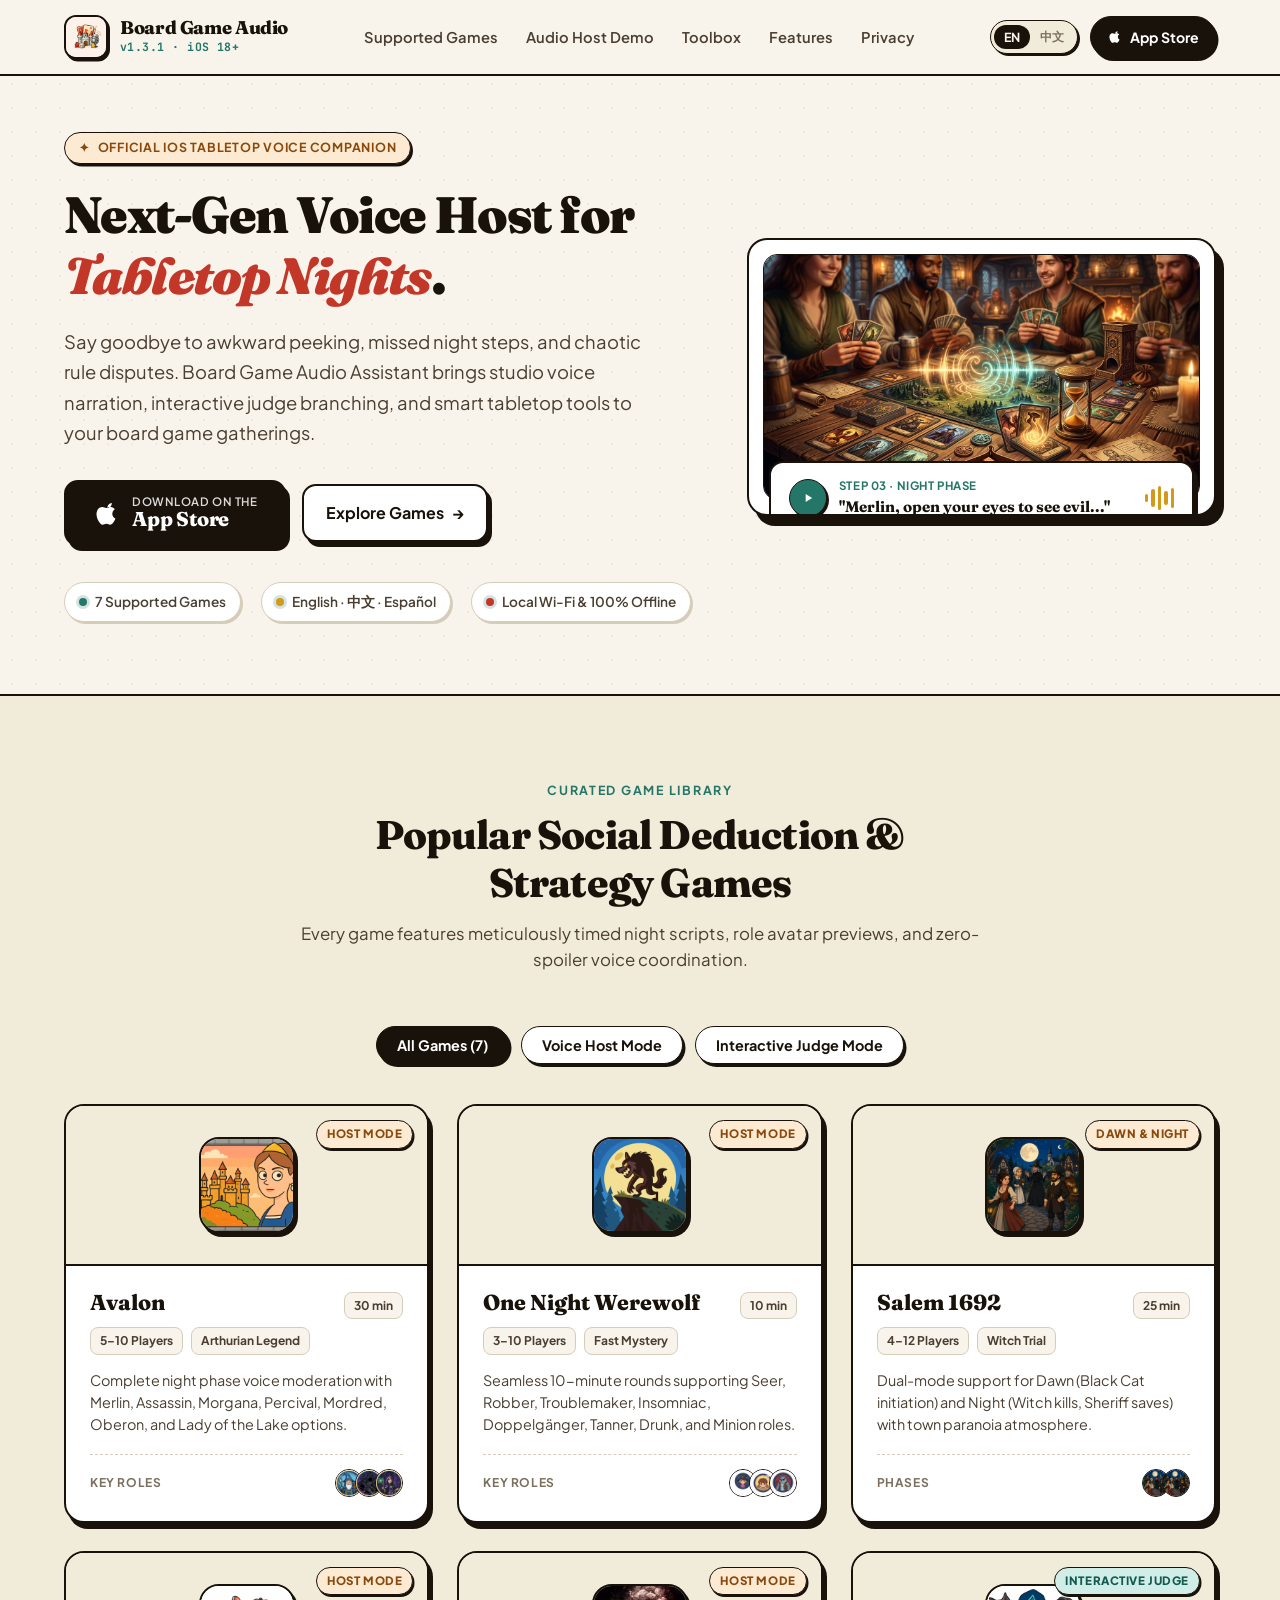
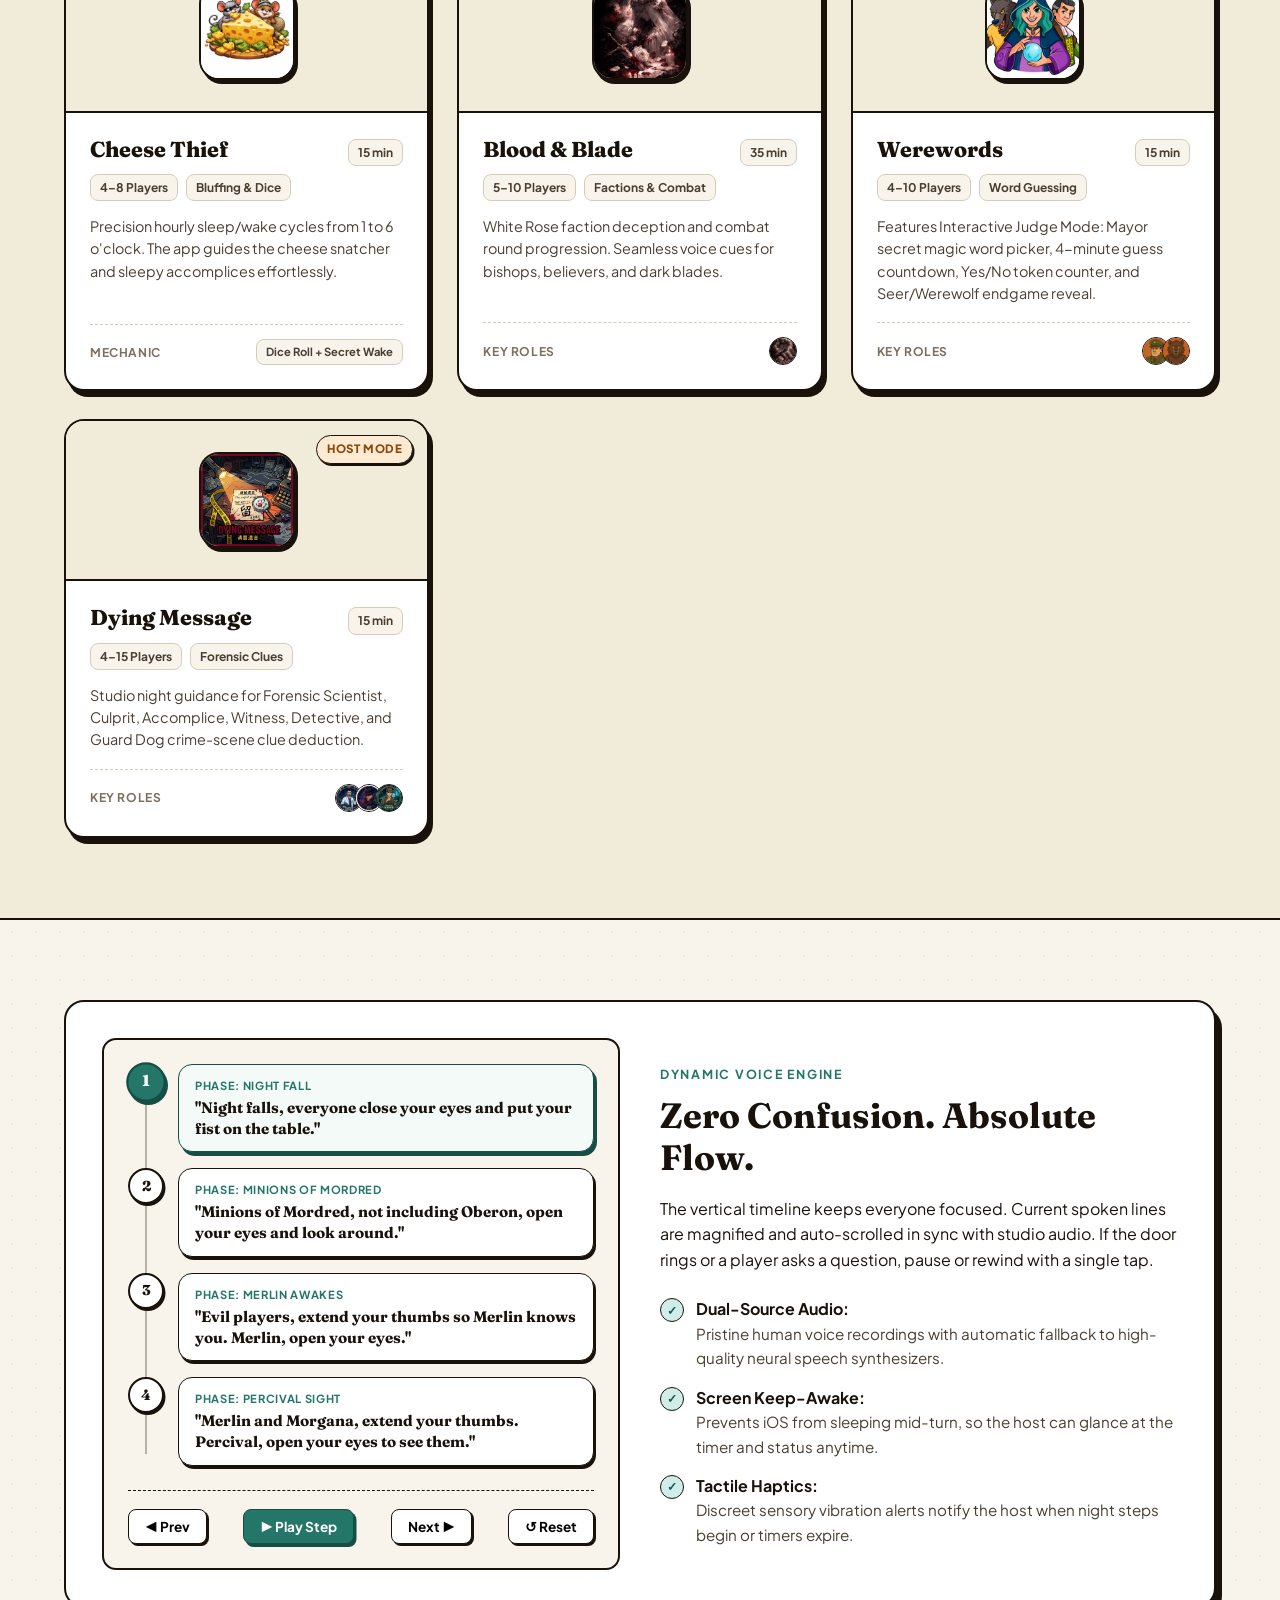
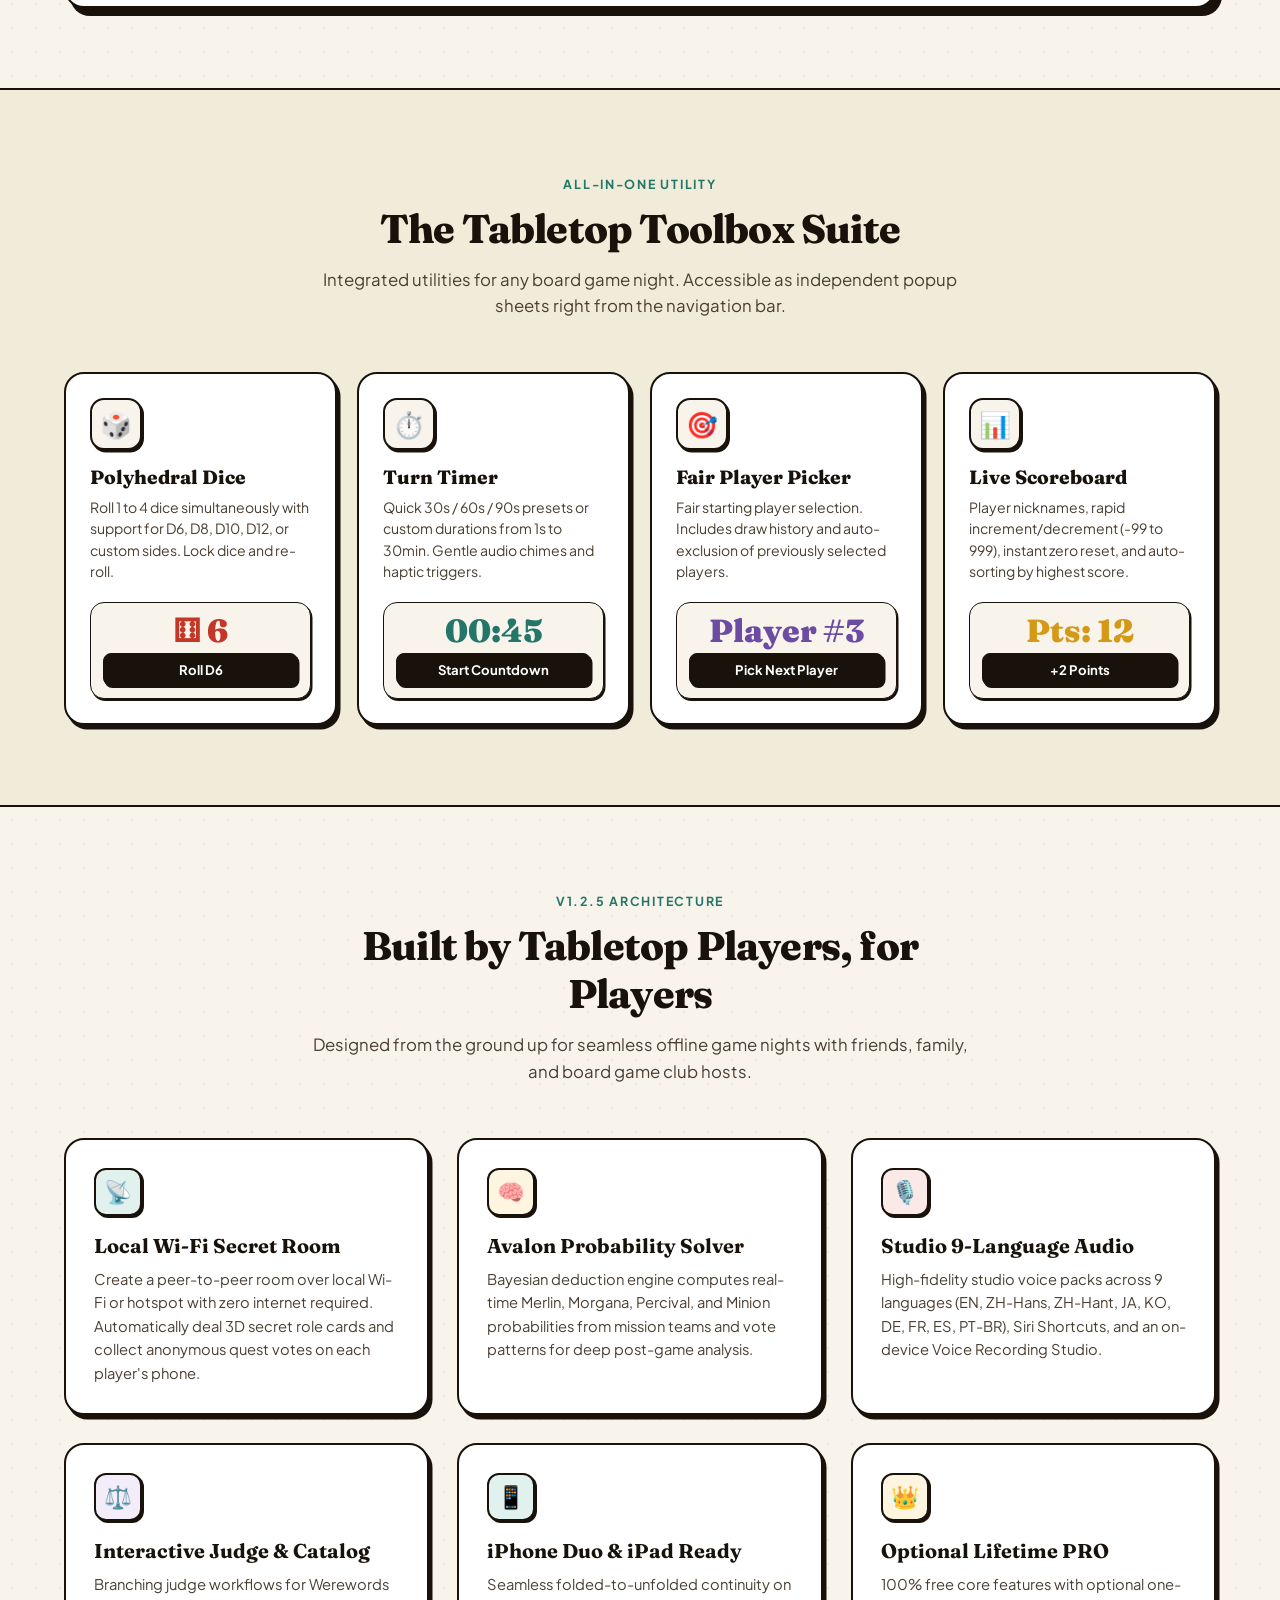
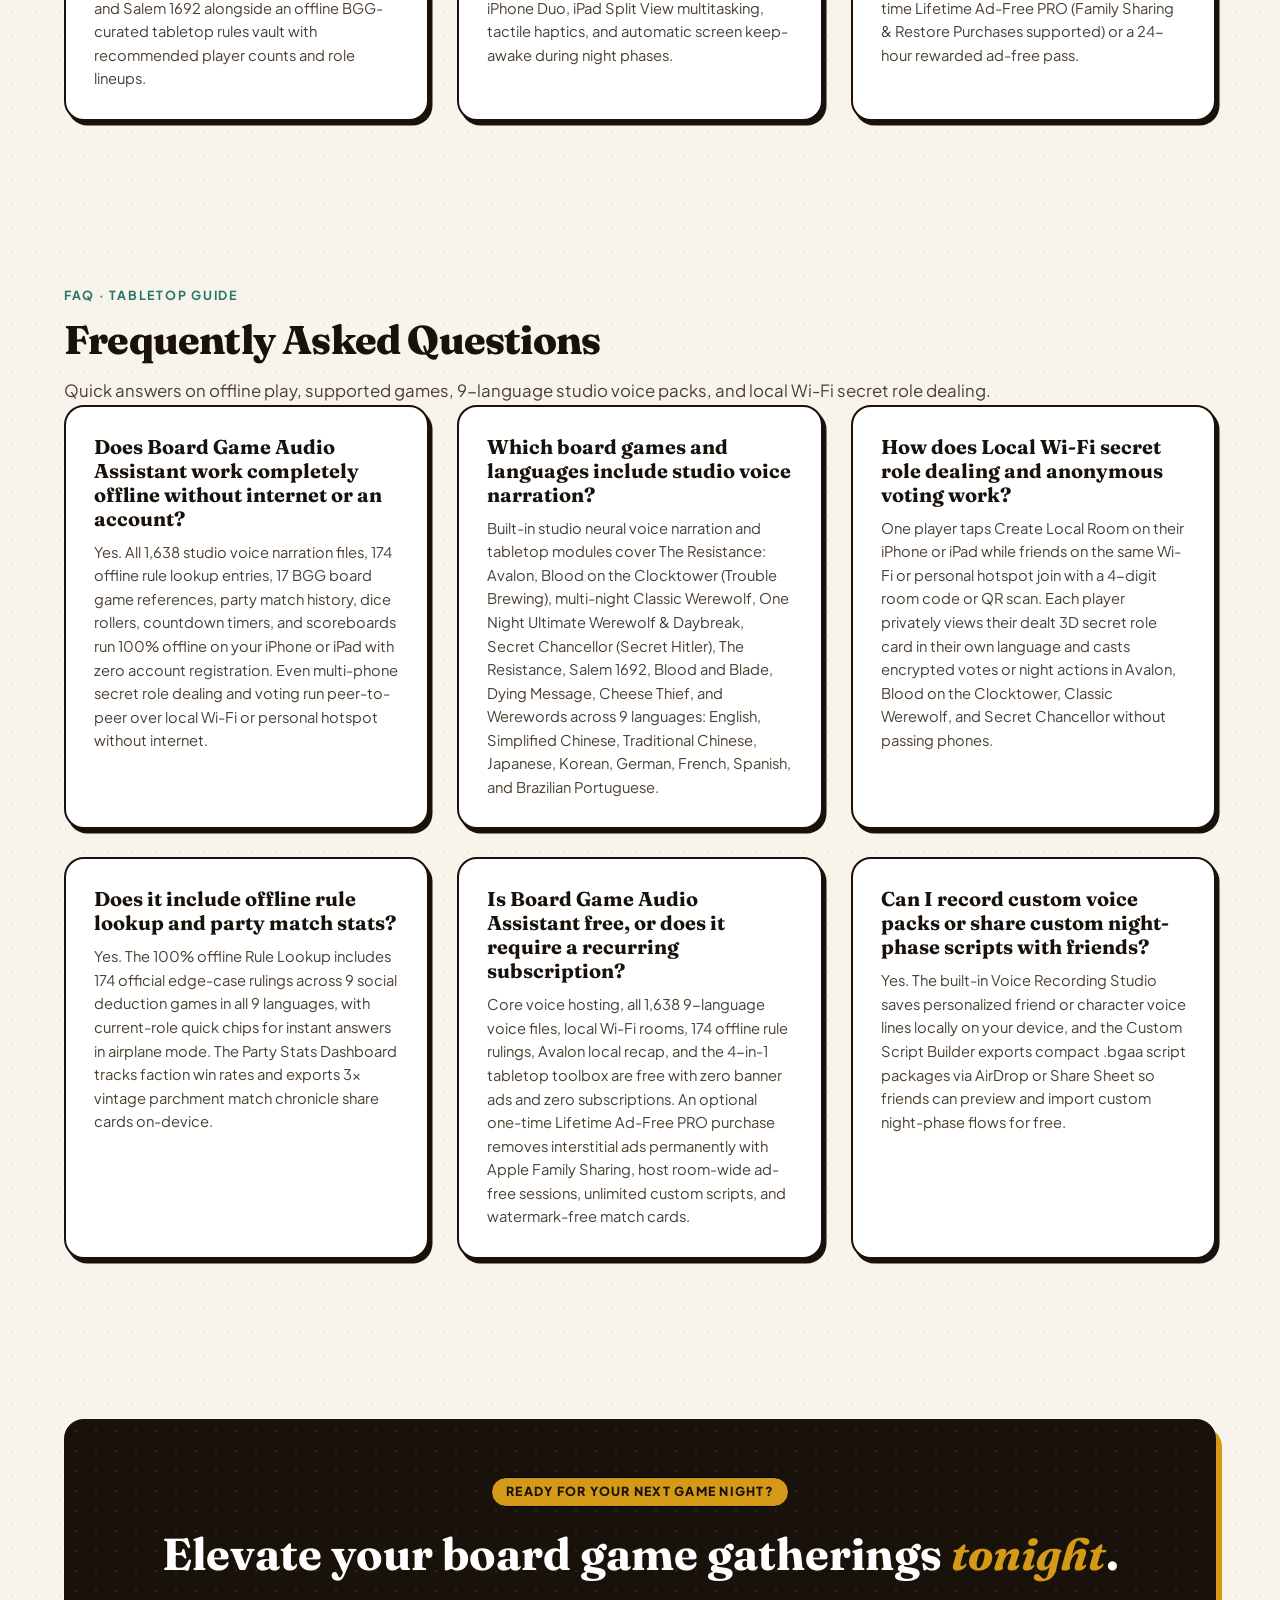
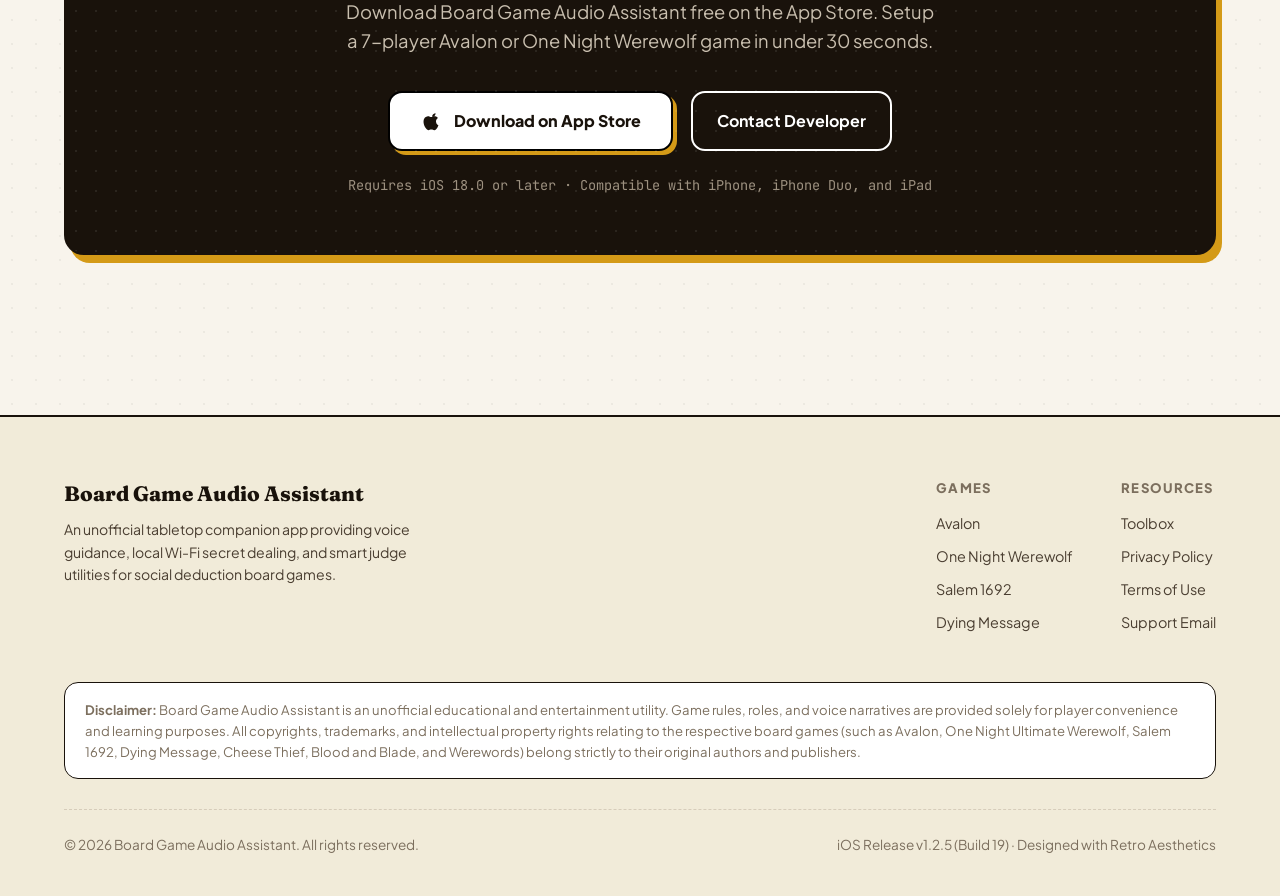
<file: index.html>
<!DOCTYPE html>
<html lang="en">
<head>
    <meta charset="UTF-8">
    <meta name="viewport" content="width=device-width, initial-scale=1.0">
    <title>Board Game Audio Assistant — Voice Host & Judge for iOS</title>
    <meta name="description" content="Board Game Audio Assistant is the ultimate tabletop voice companion for Avalon, One Night Ultimate Werewolf, Salem 1692, Cheese Thief, and Werewords. Enjoy studio voice narration, interactive judge mode, and built-in tabletop tools on iOS 17.">
    <meta name="keywords" content="Board Game Audio Assistant, Avalon Voice, Werewolf Voice Host, Salem 1692, Tabletop Companion, iOS Board Game App, 桌游语音助手, 阿瓦隆语音">
    
    <!-- Open Graph / Facebook -->
    <meta property="og:type" content="website">
    <meta property="og:url" content="https://boardgameaudioassistant.netlify.app/">
    <meta property="og:title" content="Board Game Audio Assistant — Voice Host & Tabletop Companion">
    <meta property="og:description" content="Studio voice guidance, interactive judge mode, and tabletop tools for Avalon, One Night Werewolf, Salem 1692, and more.">
    <meta property="og:image" content="assets/og_image_share.png">
    <meta property="og:image:width" content="1200">
    <meta property="og:image:height" content="630">
    
    <!-- Twitter -->
    <meta name="twitter:card" content="summary_large_image">
    <meta name="twitter:title" content="Board Game Audio Assistant — Voice Host & Tabletop Companion">
    <meta name="twitter:description" content="Studio voice guidance, interactive judge mode, and tabletop tools for Avalon, One Night Werewolf, Salem 1692, and more.">
    <meta name="twitter:image" content="assets/og_image_share.png">
    
    <meta name="apple-itunes-app" content="app-id=6755318411">
    <link rel="icon" type="image/png" href="assets/app_icon.png">
    <link rel="apple-touch-icon" href="assets/app_icon.png">
    <link rel="stylesheet" href="index.css">
    <script type="application/ld+json">
    {
      "@context": "https://schema.org",
      "@graph": [
        {
          "@type": "MobileApplication",
          "name": "Board Game Audio Assistant",
          "description": "Board Game Audio Assistant is an offline iPhone and iPad app that acts as an automated voice narrator, local Wi-Fi secret role dealer, offline rulebook, and tabletop toolkit for social deduction and party board games — requiring zero internet connection or user account.",
          "operatingSystem": "iOS 18.0+, iPadOS 18.0+",
          "applicationCategory": "UtilitiesApplication",
          "inLanguage": ["en-US", "zh-Hans", "zh-Hant", "ja", "ko", "de-DE", "fr-FR", "es-MX", "pt-BR"],
          "softwareVersion": "1.3.1",
          "offers": {
            "@type": "Offer",
            "price": "0",
            "priceCurrency": "USD"
          },
          "aggregateRating": {
            "@type": "AggregateRating",
            "ratingValue": "5.0",
            "ratingCount": "3"
          },
          "url": "https://boardgameaudioassistant.netlify.app/",
          "downloadUrl": "https://apps.apple.com/app/id6755318411",
          "installUrl": "https://apps.apple.com/app/id6755318411",
          "image": "https://boardgameaudioassistant.netlify.app/assets/app_icon.png",
          "author": {
            "@type": "Organization",
            "name": "DevFang"
          }
        },
        {
          "@type": "FAQPage",
          "mainEntity": [
            {
              "@type": "Question",
              "name": "Does Board Game Audio Assistant work completely offline without internet or an account?",
              "acceptedAnswer": {
                "@type": "Answer",
                "text": "Yes. All 1,638 studio voice narration files, 174 offline rule lookup entries, 17 BGG board game references, party match history, dice rollers, countdown timers, and scoreboards run 100% offline on your iPhone or iPad with zero account registration. Even multi-phone secret role dealing and voting run peer-to-peer over local Wi-Fi or personal hotspot without internet."
              }
            },
            {
              "@type": "Question",
              "name": "Which board games and languages include studio voice narration?",
              "acceptedAnswer": {
                "@type": "Answer",
                "text": "Built-in studio neural voice narration and tabletop modules cover The Resistance: Avalon, Blood on the Clocktower (Trouble Brewing), multi-night Classic Werewolf, One Night Ultimate Werewolf & Daybreak, Secret Chancellor (Secret Hitler), The Resistance, Salem 1692, Blood and Blade, Dying Message, Cheese Thief, and Werewords across 9 languages: English, Simplified Chinese, Traditional Chinese, Japanese, Korean, German, French, Spanish, and Brazilian Portuguese."
              }
            },
            {
              "@type": "Question",
              "name": "How does Local Wi-Fi secret role dealing and anonymous voting work?",
              "acceptedAnswer": {
                "@type": "Answer",
                "text": "One player taps Create Local Room on their iPhone or iPad while friends on the same Wi-Fi or personal hotspot join with a 4-digit room code or QR scan. Each player privately views their dealt 3D secret role card in their own language and casts encrypted votes or night actions in Avalon, Blood on the Clocktower, Classic Werewolf, and Secret Chancellor without passing phones."
              }
            },
            {
              "@type": "Question",
              "name": "Does it include offline rule lookup and party match stats?",
              "acceptedAnswer": {
                "@type": "Answer",
                "text": "Yes. The 100% offline Rule Lookup includes 174 official edge-case rulings across 9 social deduction games in all 9 languages, with current-role quick chips for instant answers in airplane mode. The Party Stats Dashboard tracks faction win rates and exports 3x vintage parchment match chronicle share cards on-device."
              }
            },
            {
              "@type": "Question",
              "name": "Is Board Game Audio Assistant free, or does it require a recurring subscription?",
              "acceptedAnswer": {
                "@type": "Answer",
                "text": "Core voice hosting, all 1,638 9-language voice files, local Wi-Fi rooms, 174 offline rule rulings, Avalon local recap, and the 4-in-1 tabletop toolbox are free with zero banner ads and zero subscriptions. An optional one-time Lifetime Ad-Free PRO purchase removes interstitial ads permanently with Apple Family Sharing, host room-wide ad-free sessions, unlimited custom scripts, and watermark-free match cards."
              }
            },
            {
              "@type": "Question",
              "name": "Can I record custom voice packs or share custom night-phase scripts with friends?",
              "acceptedAnswer": {
                "@type": "Answer",
                "text": "Yes. The built-in Voice Recording Studio saves personalized friend or character voice lines locally on your device, and the Custom Script Builder exports compact .bgaa script packages via AirDrop or Share Sheet so friends can preview and import custom night-phase flows for free."
              }
            }
          ]
        }
      ]
    }
    </script>
</head>
<body>

    <!-- ==============================================================================
         HEADER & NAVIGATION
         ============================================================================== -->
    <header class="site-header">
        <div class="container navbar">
            <a href="index.html" class="brand" id="brand-link">
                <div class="brand-icon">
                    <img src="assets/app_icon.png" alt="Board Game Audio Assistant Icon" width="44" height="44">
                </div>
                <div class="brand-title">
                    <span class="brand-name" data-i18n="brand_name">Board Game Audio</span>
                    <span class="brand-version version-pill">v1.3.1 · iOS 18+</span>
                </div>
            </a>

            <ul class="nav-links">
                <li><a href="#games" class="nav-link" data-i18n="nav_games">Supported Games</a></li>
                <li><a href="#demo" class="nav-link" data-i18n="nav_demo">Audio Host Demo</a></li>
                <li><a href="#toolbox" class="nav-link" data-i18n="nav_toolbox">Toolbox</a></li>
                <li><a href="#features" class="nav-link" data-i18n="nav_features">Features</a></li>
                <li><a href="privacy.html" class="nav-link" data-i18n="nav_privacy">Privacy</a></li>
            </ul>

            <div class="nav-actions">
                <!-- Language Toggle -->
                <div class="lang-toggle" role="group" aria-label="Language Selector">
                    <button class="lang-btn active" id="btn-lang-en" onclick="setLanguage('en')">EN</button>
                    <button class="lang-btn" id="btn-lang-zh" onclick="setLanguage('zh')">中文</button>
                </div>

                <!-- Download CTA -->
                <a href="https://apps.apple.com/app/id6755318411" target="_blank" rel="noopener" class="btn-nav-download" id="nav-download-btn">
                    <svg width="15" height="15" viewBox="0 0 24 24" fill="currentColor">
                        <path d="M18.71 19.5c-.83 1.24-1.71 2.45-3.05 2.47-1.34.03-1.77-.79-3.29-.79-1.53 0-2 .77-3.27.82-1.31.05-2.3-1.32-3.14-2.53C4.25 17 2.94 12.45 4.7 9.39c.87-1.52 2.43-2.48 4.12-2.51 1.28-.02 2.5.87 3.29.87.78 0 2.26-1.07 3.81-.91.65.03 2.47.26 3.64 1.98-.09.06-2.17 1.28-2.15 3.81.03 3.02 2.65 4.03 2.68 4.04-.03.07-.42 1.44-1.38 2.83M15.97 6.37c.61-.75 1.04-1.8 1.01-2.87-.96.04-2.17.65-2.83 1.43-.58.67-1.09 1.74-1.05 2.78 1.07.09 2.26-.58 2.87-1.34z"/>
                    </svg>
                    <span data-i18n="nav_download">App Store</span>
                </a>

                <button class="mobile-menu-btn" id="mobile-menu-toggle" aria-label="Toggle Menu" onclick="toggleMobileMenu()">
                    <span></span>
                    <span></span>
                    <span></span>
                </button>
            </div>
        </div>
    </header>

    <main>
        <!-- ==============================================================================
             HERO SECTION
             ============================================================================== -->
        <section class="hero-section">
            <div class="container hero-grid">
                <div class="hero-content">
                    <div class="hero-eyebrow">
                        <span>✦</span>
                        <span data-i18n="hero_eyebrow">Official iOS Tabletop Voice Companion</span>
                    </div>

                    <h1 class="hero-title" data-i18n="hero_title">
                        Next-Gen Voice Host for <em class="italic">Tabletop Nights</em>.
                    </h1>

                    <p class="hero-description" data-i18n="hero_desc">
                        Say goodbye to awkward peeking, missed night steps, and chaotic rule disputes. Board Game Audio Assistant brings studio voice narration, interactive judge branching, and smart tabletop tools to your board game gatherings.
                    </p>

                    <div class="hero-cta-group">
                        <a href="https://apps.apple.com/app/id6755318411" target="_blank" rel="noopener" class="btn-primary-store" id="hero-download-btn">
                            <svg class="store-btn-icon" viewBox="0 0 24 24">
                                <path d="M18.71 19.5c-.83 1.24-1.71 2.45-3.05 2.47-1.34.03-1.77-.79-3.29-.79-1.53 0-2 .77-3.27.82-1.31.05-2.3-1.32-3.14-2.53C4.25 17 2.94 12.45 4.7 9.39c.87-1.52 2.43-2.48 4.12-2.51 1.28-.02 2.5.87 3.29.87.78 0 2.26-1.07 3.81-.91.65.03 2.47.26 3.64 1.98-.09.06-2.17 1.28-2.15 3.81.03 3.02 2.65 4.03 2.68 4.04-.03.07-.42 1.44-1.38 2.83M15.97 6.37c.61-.75 1.04-1.8 1.01-2.87-.96.04-2.17.65-2.83 1.43-.58.67-1.09 1.74-1.05 2.78 1.07.09 2.26-.58 2.87-1.34z"/>
                            </svg>
                            <div class="store-btn-text">
                                <span class="store-btn-label" data-i18n="download_label">Download On The</span>
                                <span class="store-btn-title">App Store</span>
                            </div>
                        </a>

                        <a href="#games" class="btn-secondary" id="hero-explore-btn">
                            <span data-i18n="btn_explore">Explore Games</span>
                            <span aria-hidden="true">→</span>
                        </a>
                    </div>

                    <div class="hero-badges-row">
                        <div class="hero-badge-pill">
                            <span class="hero-badge-dot"></span>
                            <span data-i18n="badge_games_count">7 Supported Games</span>
                        </div>
                        <div class="hero-badge-pill">
                            <span class="hero-badge-dot" style="background: var(--accent-gold);"></span>
                            <span data-i18n="badge_languages">English · 中文 · Español</span>
                        </div>
                        <div class="hero-badge-pill">
                            <span class="hero-badge-dot" style="background: var(--accent-red);"></span>
                            <span data-i18n="badge_offline">Local Wi-Fi &amp; 100% Offline</span>
                        </div>
                    </div>
                </div>

                <div class="hero-visual-card">
                    <div class="hero-poster-frame">
                        <img src="assets/hero.jpg" alt="Tabletop Board Game Night Table Atmosphere" class="hero-poster-img" width="600" height="338">
                        
                        <!-- Floating Interactive Audio Preview Pill -->
                        <div class="floating-audio-card" id="floating-audio-widget">
                            <div class="audio-preview-meta">
                                <button class="audio-play-indicator" id="hero-play-toggle" onclick="toggleDemoAudio()" aria-label="Toggle demo play">
                                    <svg width="14" height="14" viewBox="0 0 24 24" fill="currentColor" id="hero-play-icon">
                                        <path d="M8 5v14l11-7z"/>
                                    </svg>
                                </button>
                                <div class="audio-text-col">
                                    <div class="audio-step-title" data-i18n="hero_audio_step">Step 03 · Night Phase</div>
                                    <div class="audio-step-text" id="hero-step-text" data-i18n="hero_audio_quote">"Merlin, open your eyes to see evil..."</div>
                                </div>
                            </div>
                            <div class="sound-waves" aria-hidden="true">
                                <span class="sound-bar"></span>
                                <span class="sound-bar"></span>
                                <span class="sound-bar"></span>
                                <span class="sound-bar"></span>
                                <span class="sound-bar"></span>
                            </div>
                        </div>
                    </div>
                </div>
            </div>
        </section>

        <!-- ==============================================================================
             SUPPORTED GAMES SHOWCASE
             ============================================================================== -->
        <section id="games" class="section section-alt">
            <div class="container">
                <div class="section-header-center">
                    <span class="section-tag" data-i18n="tag_games_library">Curated Game Library</span>
                    <h2 class="section-title" data-i18n="title_games_library">Popular Social Deduction & Strategy Games</h2>
                    <p class="section-subtitle" data-i18n="subtitle_games_library">
                        Every game features meticulously timed night scripts, role avatar previews, and zero-spoiler voice coordination.
                    </p>
                </div>

                <div class="filter-tabs">
                    <button class="tab-btn active" onclick="filterGames('all')" id="tab-filter-all" data-i18n="filter_all">All Games (7)</button>
                    <button class="tab-btn" onclick="filterGames('host')" id="tab-filter-host" data-i18n="filter_host">Voice Host Mode</button>
                    <button class="tab-btn" onclick="filterGames('interactive')" id="tab-filter-interactive" data-i18n="filter_interactive">Interactive Judge Mode</button>
                </div>

                <div class="games-grid" id="games-container">

                    <!-- Game 1: Avalon -->
                    <div class="game-card" data-category="host">
                        <div class="game-card-top">
                            <img src="assets/games/avalon.png" alt="Avalon" class="game-card-art">
                            <span class="game-mode-badge badge-host" data-i18n="badge_host">Host Mode</span>
                        </div>
                        <div class="game-card-body">
                            <div class="game-title-row">
                                <h3 class="game-name" data-i18n="game_avalon_name">Avalon</h3>
                                <span class="info-pill">30 min</span>
                            </div>
                            <div class="game-pills-row">
                                <span class="info-pill" data-i18n="game_avalon_players">5–10 Players</span>
                                <span class="info-pill" data-i18n="game_avalon_theme">Arthurian Legend</span>
                            </div>
                            <p class="game-desc" data-i18n="game_avalon_desc">
                                Complete night phase voice moderation with Merlin, Assassin, Morgana, Percival, Mordred, Oberon, and Lady of the Lake options.
                            </p>
                            <div class="character-strip">
                                <span class="strip-label" data-i18n="label_roles">Key Roles</span>
                                <div class="strip-avatars">
                                    <img src="assets/games/avalon_merlin.png" alt="Merlin" class="strip-avatar" title="Merlin">
                                    <img src="assets/games/avalon_assassin.png" alt="Assassin" class="strip-avatar" title="Assassin">
                                    <img src="assets/games/avalon_morgana.png" alt="Morgana" class="strip-avatar" title="Morgana">
                                </div>
                            </div>
                        </div>
                    </div>

                    <!-- Game 2: One Night Ultimate Werewolf -->
                    <div class="game-card" data-category="host">
                        <div class="game-card-top">
                            <img src="assets/games/one_night_werewolf.png" alt="One Night Ultimate Werewolf" class="game-card-art">
                            <span class="game-mode-badge badge-host" data-i18n="badge_host">Host Mode</span>
                        </div>
                        <div class="game-card-body">
                            <div class="game-title-row">
                                <h3 class="game-name" data-i18n="game_onuw_name">One Night Werewolf</h3>
                                <span class="info-pill">10 min</span>
                            </div>
                            <div class="game-pills-row">
                                <span class="info-pill" data-i18n="game_onuw_players">3–10 Players</span>
                                <span class="info-pill" data-i18n="game_onuw_theme">Fast Mystery</span>
                            </div>
                            <p class="game-desc" data-i18n="game_onuw_desc">
                                Seamless 10-minute rounds supporting Seer, Robber, Troublemaker, Insomniac, Doppelgänger, Tanner, Drunk, and Minion roles.
                            </p>
                            <div class="character-strip">
                                <span class="strip-label" data-i18n="label_roles">Key Roles</span>
                                <div class="strip-avatars">
                                    <img src="assets/games/one_night_werewolf_seer.png" alt="Seer" class="strip-avatar" title="Seer">
                                    <img src="assets/games/one_night_werewolf_troublemaker.png" alt="Troublemaker" class="strip-avatar" title="Troublemaker">
                                    <img src="assets/games/one_night_werewolf_werewolf.png" alt="Werewolf" class="strip-avatar" title="Werewolf">
                                </div>
                            </div>
                        </div>
                    </div>

                    <!-- Game 3: Salem 1692 -->
                    <div class="game-card" data-category="host">
                        <div class="game-card-top">
                            <img src="assets/games/salem_1692_dawn.png" alt="Salem 1692" class="game-card-art">
                            <span class="game-mode-badge badge-host" data-i18n="badge_host">Dawn & Night</span>
                        </div>
                        <div class="game-card-body">
                            <div class="game-title-row">
                                <h3 class="game-name" data-i18n="game_salem_name">Salem 1692</h3>
                                <span class="info-pill">25 min</span>
                            </div>
                            <div class="game-pills-row">
                                <span class="info-pill" data-i18n="game_salem_players">4–12 Players</span>
                                <span class="info-pill" data-i18n="game_salem_theme">Witch Trial</span>
                            </div>
                            <p class="game-desc" data-i18n="game_salem_desc">
                                Dual-mode support for Dawn (Black Cat initiation) and Night (Witch kills, Sheriff saves) with town paranoia atmosphere.
                            </p>
                            <div class="character-strip">
                                <span class="strip-label" data-i18n="label_roles">Phases</span>
                                <div class="strip-avatars">
                                    <img src="assets/games/salem_1692_dawn.png" alt="Dawn" class="strip-avatar" title="Dawn Mode">
                                    <img src="assets/games/salem_1692_night.png" alt="Night" class="strip-avatar" title="Night Mode">
                                </div>
                            </div>
                        </div>
                    </div>

                    <!-- Game 4: Cheese Thief -->
                    <div class="game-card" data-category="host">
                        <div class="game-card-top">
                            <img src="assets/games/cheese_thief.png" alt="Cheese Thief" class="game-card-art">
                            <span class="game-mode-badge badge-host" data-i18n="badge_host">Host Mode</span>
                        </div>
                        <div class="game-card-body">
                            <div class="game-title-row">
                                <h3 class="game-name" data-i18n="game_cheese_name">Cheese Thief</h3>
                                <span class="info-pill">15 min</span>
                            </div>
                            <div class="game-pills-row">
                                <span class="info-pill" data-i18n="game_cheese_players">4–8 Players</span>
                                <span class="info-pill" data-i18n="game_cheese_theme">Bluffing & Dice</span>
                            </div>
                            <p class="game-desc" data-i18n="game_cheese_desc">
                                Precision hourly sleep/wake cycles from 1 to 6 o'clock. The app guides the cheese snatcher and sleepy accomplices effortlessly.
                            </p>
                            <div class="character-strip">
                                <span class="strip-label" data-i18n="label_mechanic">Mechanic</span>
                                <div class="strip-avatars">
                                    <span class="info-pill" style="font-size: 0.7rem;">Dice Roll + Secret Wake</span>
                                </div>
                            </div>
                        </div>
                    </div>

                    <!-- Game 5: Blood and Blade -->
                    <div class="game-card" data-category="host">
                        <div class="game-card-top">
                            <img src="assets/games/blood_and_blade.png" alt="Blood and Blade" class="game-card-art">
                            <span class="game-mode-badge badge-host" data-i18n="badge_host">Host Mode</span>
                        </div>
                        <div class="game-card-body">
                            <div class="game-title-row">
                                <h3 class="game-name" data-i18n="game_blade_name">Blood & Blade</h3>
                                <span class="info-pill">35 min</span>
                            </div>
                            <div class="game-pills-row">
                                <span class="info-pill" data-i18n="game_blade_players">5–10 Players</span>
                                <span class="info-pill" data-i18n="game_blade_theme">Factions & Combat</span>
                            </div>
                            <p class="game-desc" data-i18n="game_blade_desc">
                                White Rose faction deception and combat round progression. Seamless voice cues for bishops, believers, and dark blades.
                            </p>
                            <div class="character-strip">
                                <span class="strip-label" data-i18n="label_roles">Key Roles</span>
                                <div class="strip-avatars">
                                    <img src="assets/games/blood_and_blade_white_rose.png" alt="White Rose" class="strip-avatar" title="White Rose">
                                </div>
                            </div>
                        </div>
                    </div>

                    <!-- Game 6: Werewords -->
                    <div class="game-card" data-category="interactive">
                        <div class="game-card-top">
                            <img src="assets/games/werewords.png" alt="Werewords" class="game-card-art">
                            <span class="game-mode-badge badge-interactive" data-i18n="badge_interactive">Interactive Judge</span>
                        </div>
                        <div class="game-card-body">
                            <div class="game-title-row">
                                <h3 class="game-name" data-i18n="game_werewords_name">Werewords</h3>
                                <span class="info-pill">15 min</span>
                            </div>
                            <div class="game-pills-row">
                                <span class="info-pill" data-i18n="game_werewords_players">4–10 Players</span>
                                <span class="info-pill" data-i18n="game_werewords_theme">Word Guessing</span>
                            </div>
                            <p class="game-desc" data-i18n="game_werewords_desc">
                                Features Interactive Judge Mode: Mayor secret magic word picker, 4-minute guess countdown, Yes/No token counter, and Seer/Werewolf endgame reveal.
                            </p>
                            <div class="character-strip">
                                <span class="strip-label" data-i18n="label_roles">Key Roles</span>
                                <div class="strip-avatars">
                                    <img src="assets/games/werewords_mayor.png" alt="Mayor" class="strip-avatar" title="Mayor">
                                    <img src="assets/games/werewords_werewolf.png" alt="Werewolf" class="strip-avatar" title="Werewolf">
                                </div>
                            </div>
                        </div>
                    </div>

                    <!-- Game 7: Dying Message -->
                    <div class="game-card" data-category="host">
                        <div class="game-card-top">
                            <img src="assets/games/dying_message.png" alt="Dying Message" class="game-card-art">
                            <span class="game-mode-badge badge-host" data-i18n="badge_host">Host Mode</span>
                        </div>
                        <div class="game-card-body">
                            <div class="game-title-row">
                                <h3 class="game-name" data-i18n="game_dying_name">Dying Message</h3>
                                <span class="info-pill">15 min</span>
                            </div>
                            <div class="game-pills-row">
                                <span class="info-pill" data-i18n="game_dying_players">4–15 Players</span>
                                <span class="info-pill" data-i18n="game_dying_theme">Forensic Clues</span>
                            </div>
                            <p class="game-desc" data-i18n="game_dying_desc">
                                Studio night guidance for Forensic Scientist, Culprit, Accomplice, Witness, Detective, and Guard Dog crime-scene clue deduction.
                            </p>
                            <div class="character-strip">
                                <span class="strip-label" data-i18n="label_roles">Key Roles</span>
                                <div class="strip-avatars">
                                    <img src="assets/games/dying_message_forensic.png" alt="Forensic" class="strip-avatar" title="Forensic">
                                    <img src="assets/games/dying_message_culprit.png" alt="Culprit" class="strip-avatar" title="Culprit">
                                    <img src="assets/games/dying_message_detective.png" alt="Detective" class="strip-avatar" title="Detective">
                                </div>
                            </div>
                        </div>
                    </div>

                </div>
            </div>
        </section>

        <!-- ==============================================================================
             INTERACTIVE AUDIO HOST & TIMELINE DEMO
             ============================================================================== -->
        <section id="demo" class="section">
            <div class="container">
                <div class="demo-stage">
                    <div class="timeline-console">
                        <div class="timeline-steps" id="demo-steps-list">
                            <div class="timeline-step-item active" id="step-0">
                                <div class="step-marker">1</div>
                                <div class="step-content">
                                    <div class="step-tag" data-i18n="step_1_tag">Phase: Night Fall</div>
                                    <div class="step-instruction" data-i18n="step_1_text">"Night falls, everyone close your eyes and put your fist on the table."</div>
                                </div>
                            </div>

                            <div class="timeline-step-item" id="step-1">
                                <div class="step-marker">2</div>
                                <div class="step-content">
                                    <div class="step-tag" data-i18n="step_2_tag">Phase: Minions of Mordred</div>
                                    <div class="step-instruction" data-i18n="step_2_text">"Minions of Mordred, not including Oberon, open your eyes and look around."</div>
                                </div>
                            </div>

                            <div class="timeline-step-item" id="step-2">
                                <div class="step-marker">3</div>
                                <div class="step-content">
                                    <div class="step-tag" data-i18n="step_3_tag">Phase: Merlin Awakes</div>
                                    <div class="step-instruction" data-i18n="step_3_text">"Evil players, extend your thumbs so Merlin knows you. Merlin, open your eyes."</div>
                                </div>
                            </div>

                            <div class="timeline-step-item" id="step-3">
                                <div class="step-marker">4</div>
                                <div class="step-content">
                                    <div class="step-tag" data-i18n="step_4_tag">Phase: Percival Sight</div>
                                    <div class="step-instruction" data-i18n="step_4_text">"Merlin and Morgana, extend your thumbs. Percival, open your eyes to see them."</div>
                                </div>
                            </div>
                        </div>

                        <div class="console-controls">
                            <button class="ctrl-btn" onclick="prevDemoStep()" id="btn-prev-step" data-i18n="btn_prev_step">◀ Prev</button>
                            <button class="ctrl-btn play-btn" onclick="togglePlaySimulation()" id="btn-play-sim" data-i18n="btn_play_step">▶ Play Step</button>
                            <button class="ctrl-btn" onclick="nextDemoStep()" id="btn-next-step" data-i18n="btn_next_step">Next ▶</button>
                            <button class="ctrl-btn" onclick="resetDemoStep()" id="btn-reset-step" data-i18n="btn_restart">↺ Reset</button>
                        </div>
                    </div>

                    <div class="demo-text-col">
                        <span class="section-tag" data-i18n="tag_live_engine">Dynamic Voice Engine</span>
                        <h3 data-i18n="title_live_engine">Zero Confusion. Absolute Flow.</h3>
                        <p data-i18n="desc_live_engine">
                            The vertical timeline keeps everyone focused. Current spoken lines are magnified and auto-scrolled in sync with studio audio. If the door rings or a player asks a question, pause or rewind with a single tap.
                        </p>

                        <ul class="feature-bullets">
                            <li class="bullet-item">
                                <div class="bullet-icon">✓</div>
                                <div>
                                    <strong data-i18n="bullet_1_title">Dual-Source Audio:</strong>
                                    <p data-i18n="bullet_1_desc">Pristine human voice recordings with automatic fallback to high-quality neural speech synthesizers.</p>
                                </div>
                            </li>
                            <li class="bullet-item">
                                <div class="bullet-icon">✓</div>
                                <div>
                                    <strong data-i18n="bullet_2_title">Screen Keep-Awake:</strong>
                                    <p data-i18n="bullet_2_desc">Prevents iOS from sleeping mid-turn, so the host can glance at the timer and status anytime.</p>
                                </div>
                            </li>
                            <li class="bullet-item">
                                <div class="bullet-icon">✓</div>
                                <div>
                                    <strong data-i18n="bullet_3_title">Tactile Haptics:</strong>
                                    <p data-i18n="bullet_3_desc">Discreet sensory vibration alerts notify the host when night steps begin or timers expire.</p>
                                </div>
                            </li>
                        </ul>
                    </div>
                </div>
            </div>
        </section>

        <!-- ==============================================================================
             TABLETOP TOOLBOX SUITE
             ============================================================================== -->
        <section id="toolbox" class="section section-alt">
            <div class="container">
                <div class="section-header-center">
                    <span class="section-tag" data-i18n="tag_toolbox">All-in-One Utility</span>
                    <h2 class="section-title" data-i18n="title_toolbox">The Tabletop Toolbox Suite</h2>
                    <p class="section-subtitle" data-i18n="subtitle_toolbox">
                        Integrated utilities for any board game night. Accessible as independent popup sheets right from the navigation bar.
                    </p>
                </div>

                <div class="toolbox-grid">

                    <!-- Tool 1: 3D Polyhedral Dice Roller -->
                    <div class="tool-card">
                        <div class="tool-icon-box">🎲</div>
                        <h3 class="tool-title" data-i18n="tool_dice_title">Polyhedral Dice</h3>
                        <p class="tool-desc" data-i18n="tool_dice_desc">
                            Roll 1 to 4 dice simultaneously with support for D6, D8, D10, D12, or custom sides. Lock dice and re-roll.
                        </p>
                        <div class="tool-widget-box">
                            <div class="dice-result" id="interactive-dice-val">⚅ 6</div>
                            <button class="tool-action-btn" onclick="rollInteractiveDice()" id="btn-roll-dice" data-i18n="btn_roll_dice">Roll D6</button>
                        </div>
                    </div>

                    <!-- Tool 2: Precision Game Timer -->
                    <div class="tool-card">
                        <div class="tool-icon-box">⏱️</div>
                        <h3 class="tool-title" data-i18n="tool_timer_title">Turn Timer</h3>
                        <p class="tool-desc" data-i18n="tool_timer_desc">
                            Quick 30s / 60s / 90s presets or custom durations from 1s to 30min. Gentle audio chimes and haptic triggers.
                        </p>
                        <div class="tool-widget-box">
                            <div class="dice-result" id="interactive-timer-val" style="color: var(--accent-teal);">00:45</div>
                            <button class="tool-action-btn" onclick="toggleInteractiveTimer()" id="btn-timer-toggle" data-i18n="btn_timer_toggle">Start Countdown</button>
                        </div>
                    </div>

                    <!-- Tool 3: Random Player Selector -->
                    <div class="tool-card">
                        <div class="tool-icon-box">🎯</div>
                        <h3 class="tool-title" data-i18n="tool_picker_title">Fair Player Picker</h3>
                        <p class="tool-desc" data-i18n="tool_picker_desc">
                            Fair starting player selection. Includes draw history and auto-exclusion of previously selected players.
                        </p>
                        <div class="tool-widget-box">
                            <div class="dice-result" id="interactive-picker-val" style="color: var(--accent-purple);">Player #3</div>
                            <button class="tool-action-btn" onclick="pickRandomPlayer()" id="btn-picker-toggle" data-i18n="btn_picker_toggle">Pick Next Player</button>
                        </div>
                    </div>

                    <!-- Tool 4: Scoreboard Counter -->
                    <div class="tool-card">
                        <div class="tool-icon-box">📊</div>
                        <h3 class="tool-title" data-i18n="tool_score_title">Live Scoreboard</h3>
                        <p class="tool-desc" data-i18n="tool_score_desc">
                            Player nicknames, rapid increment/decrement (-99 to 999), instant zero reset, and auto-sorting by highest score.
                        </p>
                        <div class="tool-widget-box">
                            <div class="dice-result" id="interactive-score-val" style="color: var(--accent-gold);">Pts: 12</div>
                            <button class="tool-action-btn" onclick="addScoreInteractive()" id="btn-score-add" data-i18n="btn_score_add">+2 Points</button>
                        </div>
                    </div>

                </div>
            </div>
        </section>

        <!-- ==============================================================================
             CORE FEATURES GRID (v1.2.5 HIGHLIGHTS)
             ============================================================================== -->
        <section id="features" class="section">
            <div class="container">
                <div class="section-header-center">
                    <span class="section-tag" data-i18n="tag_features">v1.2.5 Architecture</span>
                    <h2 class="section-title" data-i18n="title_features">Built by Tabletop Players, for Players</h2>
                    <p class="section-subtitle" data-i18n="subtitle_features">
                        Designed from the ground up for seamless offline game nights with friends, family, and board game club hosts.
                    </p>
                </div>

                <div class="features-grid">
                    <div class="feature-box">
                        <div class="feature-icon-wrapper box-teal">📡</div>
                        <h3 class="feature-title" data-i18n="feat_1_title">Local Wi-Fi Secret Room</h3>
                        <p class="feature-description" data-i18n="feat_1_desc">
                            Create a peer-to-peer room over local Wi-Fi or hotspot with zero internet required. Automatically deal 3D secret role cards and collect anonymous quest votes on each player's phone.
                        </p>
                    </div>

                    <div class="feature-box">
                        <div class="feature-icon-wrapper box-gold">🧠</div>
                        <h3 class="feature-title" data-i18n="feat_2_title">Avalon Probability Solver</h3>
                        <p class="feature-description" data-i18n="feat_2_desc">
                            Bayesian deduction engine computes real-time Merlin, Morgana, Percival, and Minion probabilities from mission teams and vote patterns for deep post-game analysis.
                        </p>
                    </div>

                    <div class="feature-box">
                        <div class="feature-icon-wrapper box-red">🎙️</div>
                        <h3 class="feature-title" data-i18n="feat_3_title">Studio 9-Language Audio</h3>
                        <p class="feature-description" data-i18n="feat_3_desc">
                            High-fidelity studio voice packs across 9 languages (EN, ZH-Hans, ZH-Hant, JA, KO, DE, FR, ES, PT-BR), Siri Shortcuts, and an on-device Voice Recording Studio.
                        </p>
                    </div>

                    <div class="feature-box">
                        <div class="feature-icon-wrapper box-purple">⚖️</div>
                        <h3 class="feature-title" data-i18n="feat_4_title">Interactive Judge &amp; Catalog</h3>
                        <p class="feature-description" data-i18n="feat_4_desc">
                            Branching judge workflows for Werewords and Salem 1692 alongside an offline BGG-curated tabletop rules vault with recommended player counts and role lineups.
                        </p>
                    </div>

                    <div class="feature-box">
                        <div class="feature-icon-wrapper box-teal">📱</div>
                        <h3 class="feature-title" data-i18n="feat_5_title">iPhone Duo &amp; iPad Ready</h3>
                        <p class="feature-description" data-i18n="feat_5_desc">
                            Seamless folded-to-unfolded continuity on iPhone Duo, iPad Split View multitasking, tactile haptics, and automatic screen keep-awake during night phases.
                        </p>
                    </div>

                    <div class="feature-box">
                        <div class="feature-icon-wrapper box-gold">👑</div>
                        <h3 class="feature-title" data-i18n="feat_6_title">Optional Lifetime PRO</h3>
                        <p class="feature-description" data-i18n="feat_6_desc">
                            100% free core features with optional one-time Lifetime Ad-Free PRO (Family Sharing &amp; Restore Purchases supported) or a 24-hour rewarded ad-free pass.
                        </p>
                    </div>
                </div>
            </div>
        </section>

        <!-- ==============================================================================
             FAQ SECTION (GEO CITABLE BLOCK)
             ============================================================================== -->
        <section id="faq" class="section">
            <div class="container">
                <div class="section-header">
                    <span class="section-tag">FAQ · Tabletop Guide</span>
                    <h2 class="section-title">Frequently Asked Questions</h2>
                    <p class="section-subtitle">Quick answers on offline play, supported games, 9-language studio voice packs, and local Wi-Fi secret role dealing.</p>
                </div>
                <div class="features-grid" style="grid-template-columns: repeat(auto-fit, minmax(320px, 1fr));">
                    <div class="feature-box">
                        <h3 class="feature-title">Does Board Game Audio Assistant work completely offline without internet or an account?</h3>
                        <p class="feature-description">Yes. All 1,638 studio voice narration files, 174 offline rule lookup entries, 17 BGG board game references, party match history, dice rollers, countdown timers, and scoreboards run 100% offline on your iPhone or iPad with zero account registration. Even multi-phone secret role dealing and voting run peer-to-peer over local Wi-Fi or personal hotspot without internet.</p>
                    </div>
                    <div class="feature-box">
                        <h3 class="feature-title">Which board games and languages include studio voice narration?</h3>
                        <p class="feature-description">Built-in studio neural voice narration and tabletop modules cover The Resistance: Avalon, Blood on the Clocktower (Trouble Brewing), multi-night Classic Werewolf, One Night Ultimate Werewolf &amp; Daybreak, Secret Chancellor (Secret Hitler), The Resistance, Salem 1692, Blood and Blade, Dying Message, Cheese Thief, and Werewords across 9 languages: English, Simplified Chinese, Traditional Chinese, Japanese, Korean, German, French, Spanish, and Brazilian Portuguese.</p>
                    </div>
                    <div class="feature-box">
                        <h3 class="feature-title">How does Local Wi-Fi secret role dealing and anonymous voting work?</h3>
                        <p class="feature-description">One player taps Create Local Room on their iPhone or iPad while friends on the same Wi-Fi or personal hotspot join with a 4-digit room code or QR scan. Each player privately views their dealt 3D secret role card in their own language and casts encrypted votes or night actions in Avalon, Blood on the Clocktower, Classic Werewolf, and Secret Chancellor without passing phones.</p>
                    </div>
                    <div class="feature-box">
                        <h3 class="feature-title">Does it include offline rule lookup and party match stats?</h3>
                        <p class="feature-description">Yes. The 100% offline Rule Lookup includes 174 official edge-case rulings across 9 social deduction games in all 9 languages, with current-role quick chips for instant answers in airplane mode. The Party Stats Dashboard tracks faction win rates and exports 3x vintage parchment match chronicle share cards on-device.</p>
                    </div>
                    <div class="feature-box">
                        <h3 class="feature-title">Is Board Game Audio Assistant free, or does it require a recurring subscription?</h3>
                        <p class="feature-description">Core voice hosting, all 1,638 9-language voice files, local Wi-Fi rooms, 174 offline rule rulings, Avalon local recap, and the 4-in-1 tabletop toolbox are free with zero banner ads and zero subscriptions. An optional one-time Lifetime Ad-Free PRO purchase removes interstitial ads permanently with Apple Family Sharing, host room-wide ad-free sessions, unlimited custom scripts, and watermark-free match cards.</p>
                    </div>
                    <div class="feature-box">
                        <h3 class="feature-title">Can I record custom voice packs or share custom night-phase scripts with friends?</h3>
                        <p class="feature-description">Yes. The built-in Voice Recording Studio saves personalized friend or character voice lines locally on your device, and the Custom Script Builder exports compact .bgaa script packages via AirDrop or Share Sheet so friends can preview and import custom night-phase flows for free.</p>
                    </div>
                </div>
            </div>
        </section>

        <!-- ==============================================================================
             DOWNLOAD / CTA BANNER
             ============================================================================== -->
        <section id="download" class="section">
            <div class="container">
                <div class="cta-banner">
                    <span class="cta-tag" data-i18n="cta_tag">Ready for Your Next Game Night?</span>
                    <h2 class="cta-title" data-i18n="cta_title">Elevate your board game gatherings <em>tonight</em>.</h2>
                    <p class="cta-subtitle" data-i18n="cta_desc">
                        Download Board Game Audio Assistant free on the App Store. Setup a 7-player Avalon or One Night Werewolf game in under 30 seconds.
                    </p>

                    <div class="cta-buttons-row">
                        <a href="https://apps.apple.com/app/id6755318411" target="_blank" rel="noopener" class="btn-cta-white" id="cta-store-btn">
                            <svg width="22" height="22" viewBox="0 0 24 24" fill="currentColor">
                                <path d="M18.71 19.5c-.83 1.24-1.71 2.45-3.05 2.47-1.34.03-1.77-.79-3.29-.79-1.53 0-2 .77-3.27.82-1.31.05-2.3-1.32-3.14-2.53C4.25 17 2.94 12.45 4.7 9.39c.87-1.52 2.43-2.48 4.12-2.51 1.28-.02 2.5.87 3.29.87.78 0 2.26-1.07 3.81-.91.65.03 2.47.26 3.64 1.98-.09.06-2.17 1.28-2.15 3.81.03 3.02 2.65 4.03 2.68 4.04-.03.07-.42 1.44-1.38 2.83M15.97 6.37c.61-.75 1.04-1.8 1.01-2.87-.96.04-2.17.65-2.83 1.43-.58.67-1.09 1.74-1.05 2.78 1.07.09 2.26-.58 2.87-1.34z"/>
                            </svg>
                            <span data-i18n="cta_store_btn">Download on App Store</span>
                        </a>

                        <a href="mailto:fangdev1063@gmail.com" class="btn-cta-outline" id="cta-feedback-btn">
                            <span data-i18n="cta_feedback">Contact Developer</span>
                        </a>
                    </div>

                    <p class="cta-requirement-note" data-i18n="cta_note">
                        Requires iOS 18.0 or later · Compatible with iPhone, iPhone Duo, and iPad
                    </p>
                </div>
            </div>
        </section>
    </main>

    <!-- ==============================================================================
         FOOTER
         ============================================================================== -->
    <footer class="site-footer">
        <div class="container">
            <div class="footer-top">
                <div class="footer-brand-col">
                    <div class="footer-brand-title" data-i18n="brand_name">Board Game Audio Assistant</div>
                    <p class="footer-brand-desc" data-i18n="footer_desc">
                        An unofficial tabletop companion app providing voice guidance, local Wi-Fi secret dealing, and smart judge utilities for social deduction board games.
                    </p>
                </div>

                <div class="footer-links-col">
                    <div class="footer-nav-group">
                        <span class="footer-heading" data-i18n="footer_games">Games</span>
                        <a href="#games" class="footer-link">Avalon</a>
                        <a href="#games" class="footer-link">One Night Werewolf</a>
                        <a href="#games" class="footer-link">Salem 1692</a>
                        <a href="#games" class="footer-link">Dying Message</a>
                    </div>

                    <div class="footer-nav-group">
                        <span class="footer-heading" data-i18n="footer_resources">Resources</span>
                        <a href="#toolbox" class="footer-link" data-i18n="nav_toolbox">Toolbox</a>
                        <a href="privacy.html" class="footer-link" data-i18n="nav_privacy">Privacy Policy</a>
                        <a href="terms.html" class="footer-link" data-i18n="nav_terms">Terms of Use</a>
                        <a href="mailto:fangdev1063@gmail.com" class="footer-link" data-i18n="nav_support">Support Email</a>
                    </div>
                </div>
            </div>

            <div class="footer-legal-notice">
                <p data-i18n="legal_disclaimer">
                    <strong>Disclaimer:</strong> Board Game Audio Assistant is an unofficial educational and entertainment utility. Game rules, roles, and voice narratives are provided solely for player convenience and learning purposes. All copyrights, trademarks, and intellectual property rights relating to the respective board games (such as Avalon, One Night Ultimate Werewolf, Salem 1692, Dying Message, Cheese Thief, Blood and Blade, and Werewords) belong strictly to their original authors and publishers.
                </p>
            </div>

            <div class="footer-bottom">
                <p>&copy; 2026 Board Game Audio Assistant. All rights reserved.</p>
                <p data-i18n="footer_version_tag">iOS Release v1.2.5 (Build 19) · Designed with Retro Aesthetics</p>
            </div>
        </div>
    </footer>

    <!-- ==============================================================================
         INTERACTIVE SCRIPTS & LOCALIZATION
         ============================================================================== -->
    <script>
        // Internationalization Dictionaries
        const i18n = {
            en: {
                brand_name: "Board Game Audio",
                nav_games: "Supported Games",
                nav_demo: "Audio Host Demo",
                nav_toolbox: "Toolbox",
                nav_features: "Features",
                nav_privacy: "Privacy",
                nav_terms: "Terms of Use",
                nav_support: "Support Email",
                nav_download: "App Store",
                hero_eyebrow: "Official iOS Tabletop Voice Companion",
                hero_title: "Next-Gen Voice Host for <em class=\"italic\">Tabletop Nights</em>.",
                hero_desc: "Say goodbye to awkward peeking, missed night steps, and chaotic rule disputes. Board Game Audio Assistant brings studio voice narration, interactive judge branching, and smart tabletop tools to your board game gatherings.",
                download_label: "Download On The",
                btn_explore: "Explore Games",
                badge_games_count: "7 Supported Games",
                badge_languages: "9 Studio Languages (EN · 中文 · 日本語 · 한국어 · EU)",
                badge_offline: "Local Wi-Fi & 100% Offline",
                hero_audio_step: "Step 03 · Night Phase",
                hero_audio_quote: "\"Merlin, open your eyes to see evil...\"",
                tag_games_library: "Curated Game Library",
                title_games_library: "Popular Social Deduction & Strategy Games",
                subtitle_games_library: "Every game features meticulously timed night scripts, role avatar previews, and zero-spoiler voice coordination.",
                filter_all: "All Games (7)",
                filter_host: "Voice Host Mode",
                filter_interactive: "Interactive Judge Mode",
                badge_host: "Host Mode",
                badge_interactive: "Interactive Judge",
                game_avalon_name: "Avalon",
                game_avalon_players: "5–10 Players",
                game_avalon_theme: "Arthurian Legend",
                game_avalon_desc: "Complete night phase voice moderation with Merlin, Assassin, Morgana, Percival, Mordred, Oberon, and Lady of the Lake options.",
                game_onuw_name: "One Night Werewolf",
                game_onuw_players: "3–10 Players",
                game_onuw_theme: "Fast Mystery",
                game_onuw_desc: "Seamless 10-minute rounds supporting Seer, Robber, Troublemaker, Insomniac, Doppelgänger, Tanner, Drunk, and Minion roles.",
                game_salem_name: "Salem 1692",
                game_salem_players: "4–12 Players",
                game_salem_theme: "Witch Trial",
                game_salem_desc: "Dual-mode support for Dawn (Black Cat initiation) and Night (Witch kills, Sheriff saves) with town paranoia atmosphere.",
                game_cheese_name: "Cheese Thief",
                game_cheese_players: "4–8 Players",
                game_cheese_theme: "Bluffing & Dice",
                game_cheese_desc: "Precision hourly sleep/wake cycles from 1 to 6 o'clock. The app guides the cheese snatcher and sleepy accomplices effortlessly.",
                game_blade_name: "Blood & Blade",
                game_blade_players: "5–10 Players",
                game_blade_theme: "Factions & Combat",
                game_blade_desc: "White Rose faction deception and combat round progression. Seamless voice cues for bishops, believers, and dark blades.",
                game_werewords_name: "Werewords",
                game_werewords_players: "4–10 Players",
                game_werewords_theme: "Word Guessing",
                game_werewords_desc: "Features Interactive Judge Mode: Mayor secret magic word picker, 4-minute guess countdown, Yes/No token counter, and Seer/Werewolf endgame reveal.",
                game_dying_name: "Dying Message",
                game_dying_players: "4–15 Players",
                game_dying_theme: "Forensic Clues",
                game_dying_desc: "Studio night guidance for Forensic Scientist, Culprit, Accomplice, Witness, Detective, and Guard Dog crime-scene clue deduction.",
                label_roles: "Key Roles",
                label_mechanic: "Mechanic",
                step_1_tag: "Phase: Night Fall",
                step_1_text: "\"Night falls, everyone close your eyes and put your fist on the table.\"",
                step_2_tag: "Phase: Minions of Mordred",
                step_2_text: "\"Minions of Mordred, not including Oberon, open your eyes and look around.\"",
                step_3_tag: "Phase: Merlin Awakes",
                step_3_text: "\"Evil players, extend your thumbs so Merlin knows you. Merlin, open your eyes.\"",
                step_4_tag: "Phase: Percival Sight",
                step_4_text: "\"Merlin and Morgana, extend your thumbs. Percival, open your eyes to see them.\"",
                btn_prev_step: "◀ Prev",
                btn_play_step: "▶ Play Step",
                btn_next_step: "Next ▶",
                btn_restart: "↺ Reset",
                tag_live_engine: "Dynamic Voice Engine",
                title_live_engine: "Zero Confusion. Absolute Flow.",
                desc_live_engine: "The vertical timeline keeps everyone focused. Current spoken lines are magnified and auto-scrolled in sync with studio audio. If the door rings or a player asks a question, pause or rewind with a single tap.",
                bullet_1_title: "Dual-Source Audio:",
                bullet_1_desc: "Pristine human voice recordings with automatic fallback to high-quality neural speech synthesizers.",
                bullet_2_title: "Screen Keep-Awake:",
                bullet_2_desc: "Prevents iOS from sleeping mid-turn, so the host can glance at the timer and status anytime.",
                bullet_3_title: "Tactile Haptics:",
                bullet_3_desc: "Discreet sensory vibration alerts notify the host when night steps begin or timers expire.",
                tag_toolbox: "All-in-One Utility",
                title_toolbox: "The Tabletop Toolbox Suite",
                subtitle_toolbox: "Integrated utilities for any board game night. Accessible as independent popup sheets right from the navigation bar.",
                tool_dice_title: "Polyhedral Dice",
                tool_dice_desc: "Roll 1 to 4 dice simultaneously with support for D6, D8, D10, D12, or custom sides. Lock dice and re-roll.",
                btn_roll_dice: "Roll D6",
                tool_timer_title: "Turn Timer",
                tool_timer_desc: "Quick 30s / 60s / 90s presets or custom durations from 1s to 30min. Gentle audio chimes and haptic triggers.",
                btn_timer_toggle: "Start Countdown",
                tool_picker_title: "Fair Player Picker",
                tool_picker_desc: "Fair starting player selection. Includes draw history and auto-exclusion of previously selected players.",
                btn_picker_toggle: "Pick Next Player",
                tool_score_title: "Live Scoreboard",
                tool_score_desc: "Player nicknames, rapid increment/decrement (-99 to 999), instant zero reset, and auto-sorting by highest score.",
                btn_score_add: "+2 Points",
                tag_features: "v1.2.5 Architecture",
                title_features: "Built by Tabletop Players, for Players",
                subtitle_features: "Designed from the ground up for seamless offline game nights with friends, family, and board game club hosts.",
                feat_1_title: "Local Wi-Fi Secret Room",
                feat_1_desc: "Create a peer-to-peer room over local Wi-Fi or hotspot with zero internet required. Automatically deal 3D secret role cards and collect anonymous quest votes on each player's phone.",
                feat_2_title: "Avalon Probability Solver",
                feat_2_desc: "Bayesian deduction engine computes real-time Merlin, Morgana, Percival, and Minion probabilities from mission teams and vote patterns for deep post-game analysis.",
                feat_3_title: "Studio 9-Language Audio",
                feat_3_desc: "High-fidelity studio voice packs across 9 languages (EN, ZH-Hans, ZH-Hant, JA, KO, DE, FR, ES, PT-BR), Siri Shortcuts, and an on-device Voice Recording Studio.",
                feat_4_title: "Interactive Judge & Catalog",
                feat_4_desc: "Branching judge workflows for Werewords and Salem 1692 alongside an offline BGG-curated tabletop rules vault with recommended player counts and role lineups.",
                feat_5_title: "iPhone Duo & iPad Ready",
                feat_5_desc: "Seamless folded-to-unfolded continuity on iPhone Duo, iPad Split View multitasking, tactile haptics, and automatic screen keep-awake during night phases.",
                feat_6_title: "Optional Lifetime PRO",
                feat_6_desc: "100% free core features with optional one-time Lifetime Ad-Free PRO (Family Sharing & Restore Purchases supported) or a 24-hour rewarded ad-free pass.",
                cta_tag: "Ready for Your Next Game Night?",
                cta_title: "Elevate your board game gatherings <em class=\"italic\">tonight</em>.",
                cta_desc: "Download Board Game Audio Assistant free on the App Store. Setup a 7-player Avalon or One Night Werewolf game in under 30 seconds.",
                cta_store_btn: "Download on App Store",
                cta_feedback: "Contact Developer",
                cta_note: "Requires iOS 18.0 or later · Compatible with iPhone, iPhone Duo, and iPad",
                footer_desc: "An unofficial tabletop companion app providing voice guidance, local Wi-Fi secret dealing, and smart judge utilities for social deduction board games.",
                footer_games: "Games",
                footer_resources: "Resources",
                legal_disclaimer: "<strong>Disclaimer:</strong> Board Game Audio Assistant is an unofficial educational and entertainment utility. Game rules, roles, and voice narratives are provided solely for player convenience and learning purposes. All copyrights, trademarks, and intellectual property rights relating to the respective board games (such as Avalon, One Night Ultimate Werewolf, Salem 1692, Dying Message, Cheese Thief, Blood and Blade, and Werewords) belong strictly to their original authors and publishers.",
                footer_version_tag: "iOS Release v1.2.5 (Build 19) · Designed with Retro Aesthetics"
            },
            zh: {
                brand_name: "桌游语音助手",
                nav_games: "支持游戏",
                nav_demo: "主持演播",
                nav_toolbox: "聚会工具箱",
                nav_features: "核心亮点",
                nav_privacy: "隐私政策",
                nav_terms: "服务条款",
                nav_support: "技术支持邮箱",
                nav_download: "App Store 下载",
                hero_eyebrow: "官方 iOS 桌游语音主持伙伴",
                hero_title: "为你的桌游夜注入 <em class=\"italic\">沉浸式全流程主持</em>。",
                hero_desc: "彻底告别眯眼偷看、遗漏夜间口令与费心核算规则的尴尬局面。桌游语音助手将录音棚专业级播报、互动分支法官与便携实用工具箱融为一体，让每一次朋友聚会都能瞬间进入游戏巅峰状态。",
                download_label: "立即下载自",
                btn_explore: "浏览支持桌游",
                badge_games_count: "已适配 7 款热门桌游",
                badge_languages: "全 9 语种配音（简繁中 · 英 · 日 · 韩 · 德法西葡）",
                badge_offline: "局域网直连 & 100% 离线可用",
                hero_audio_step: "步骤 03 · 夜间行动",
                hero_audio_quote: "“梅林请睁眼，看清这黑夜中的爪牙…”",
                tag_games_library: "支持游戏矩阵",
                title_games_library: "经典阵营推理与聚会策略桌游",
                subtitle_games_library: "每款游戏均配有精细打磨的停顿秒数、全角色精美立绘与防剧透流程引导。",
                filter_all: "全部游戏 (7)",
                filter_host: "纯语音主持模式",
                filter_interactive: "互动法官模式",
                badge_host: "语音主持",
                badge_interactive: "互动法官",
                game_avalon_name: "阿瓦隆",
                game_avalon_players: "5–10 人对局",
                game_avalon_theme: "亚瑟王阵营对抗",
                game_avalon_desc: "完整夜间播报主持，深度支持梅林、刺客、莫甘娜、派西维尔、莫德雷德、奥伯伦及湖中仙女等丰富角色配置。",
                game_onuw_name: "一夜终极狼人",
                game_onuw_players: "3–10 人对局",
                game_onuw_theme: "超快节奏身份交换",
                game_onuw_desc: "精准掌控 10 分钟紧凑对局，涵盖预言家、强盗、捣蛋鬼、失眠者、化身幽灵、皮匠、酒鬼及爪牙等 16 种经典角色口令。",
                game_salem_name: "猎巫镇 1692",
                game_salem_players: "4–12 人对局",
                game_salem_theme: "黑猫女巫审判",
                game_salem_desc: "破晓（黑猫卡初夜传承）与黑夜（女巫暗杀、警长救赎）双模式独立播报，完美营造小镇人人自危的悬疑氛围。",
                game_cheese_name: "奶酪大盗",
                game_cheese_players: "4–8 人对局",
                game_cheese_theme: "骰子点数与佯装",
                game_cheese_desc: "分秒严谨的 1 点至 6 点逐时睡眠与睁眼机制，无需玩家充当裁判，自动指引大盗暗中行事与随从掩护。",
                game_blade_name: "血与刃的白蔷薇",
                game_blade_players: "5–10 人对局",
                game_blade_theme: "教派纷争与近战对决",
                game_blade_desc: "白蔷薇阵营欺瞒与对决轮次推进，为主教、狂信徒与暗刃提供清晰稳健的语音节点引导。",
                game_werewords_name: "狼人箴言",
                game_werewords_players: "4–10 人对局",
                game_werewords_theme: "魔法密词推理",
                game_werewords_desc: "交互法官独占模式：镇长秘密选词、4分钟猜词倒计时、是/否/也许标记扣减与终局狼人抓预言家判定。",
                game_dying_name: "请留遗言",
                game_dying_players: "4–15 人对局",
                game_dying_theme: "犯罪现场线索推理",
                game_dying_desc: "完整支持法医、凶手、帮凶、目击者、侦探与警犬夜间睁眼闭眼语音引导，轻松掌控大型聚会破案节奏。",
                label_roles: "核心角色",
                label_mechanic: "核心机制",
                step_1_tag: "阶段：天黑请闭眼",
                step_1_text: "“天黑请闭眼，所有玩家请将右手握拳放在桌上…”",
                step_2_tag: "阶段：莫德雷德的爪牙",
                step_2_text: "“除奥伯伦外，莫德雷德的爪牙请睁眼，互相确认身份…”",
                step_3_tag: "阶段：梅林指认邪恶",
                step_3_text: "“坏人请竖起大拇指。梅林请睁眼，看清身边的爪牙…”",
                step_4_tag: "阶段：派西维尔辨识",
                step_4_text: "“梅林与莫甘娜请竖起大拇指。派西维尔请睁眼，辨别两人…”",
                btn_prev_step: "◀ 上一步",
                btn_play_step: "▶ 播放当前句",
                btn_next_step: "下一步 ▶",
                btn_restart: "↺ 重新开始",
                tag_live_engine: "双轨音频引擎",
                title_live_engine: "告别慌乱，行云流水的聚会掌控",
                desc_live_engine: "纵向指令时间线让节奏一目了然。当前正在播报的语句加粗放大并自动跟随滚动。若有门铃响起或临时讨论，单手轻点即可暂停或任意步重听。",
                bullet_1_title: "录音棚级预录 + 智能降级：",
                bullet_1_desc: "纯正人声预录 MP3，在特定扩展规则或无音频环境自动无缝平滑切换至系统神经网络高品质 TTS。",
                bullet_2_title: "常亮防休眠机制：",
                bullet_2_desc: "流程进行时杜绝 iOS 自动息屏锁屏，主持人无需反复指纹/面容解锁，随看随控。",
                bullet_3_title: "iOS 17 触觉反馈：",
                bullet_3_desc: "天黑闭眼、角色唤醒与计时归零瞬间均有细腻的震动反馈提醒，绝不遗漏关键节点。",
                tag_toolbox: "全能随身工具",
                title_toolbox: "聚会必备桌游工具箱",
                subtitle_toolbox: "告别手忙脚乱的翻箱倒柜。四大核心工具以轻量弹层形式随叫随到，为主持人保驾护航。",
                tool_dice_title: "3D 多面骰子",
                tool_dice_desc: "支持同时投掷 1 至 4 枚骰子，涵盖 D6、D8、D10、D12 及自定义面数，支持锁定单颗重掷。",
                btn_roll_dice: "投掷 6面骰",
                tool_timer_title: "发言计时器",
                tool_timer_desc: "内置 30秒 / 60秒 / 90秒 发言预设，亦可自由设定 1秒 至 30分钟，超时震动与提示音提醒。",
                btn_timer_toggle: "开始倒计时",
                tool_picker_title: "公平挑人抽签",
                tool_picker_desc: "首家发言人、特权卡抽取神器，支持记录最近抽取历史与“排除已抽中玩家”避免重复。",
                btn_picker_toggle: "随机抽取下一位",
                tool_score_title: "实时计分板",
                tool_score_desc: "自定义玩家昵称、快速加减分（-99至999）、一键归零以及按总得分一键降序排行。",
                btn_score_add: "+2 分",
                tag_features: "v1.2.5 全新架构",
                title_features: "资深桌游玩家，为桌游玩家打造",
                subtitle_features: "从零构建于原生 SwiftUI，专为聚会、团建与桌游吧现场的高效开局而生。",
                feat_1_title: "面对面局域网建房发牌",
                feat_1_desc: "无需外网连接，仅靠同 Wi-Fi 或手机热点即可多机直连建房，自动分发 3D 身份暗牌并完成任务匿名投票。",
                feat_2_title: "阿瓦隆贝叶斯概率推演",
                feat_2_desc: "根据每轮车队提名与投票票型，实时计算每位玩家为梅林、莫甘娜、派西维尔或爪牙的后验概率，助力深度复盘。",
                feat_3_title: "全九语种录音棚引擎",
                feat_3_desc: "内置简繁中、英、日、韩、德、法、西、葡 9 语种专业配音与 Siri 快捷指令，并配备专属录音工坊录制好友主持语音。",
                feat_4_title: "交互分支法官与规则百科",
                feat_4_desc: "针对《狼人箴言》《猎巫镇》提供交互分支判定，同时内置离线 BGG 桌游百科，速查人数配置与夜晚行动顺序。",
                feat_5_title: "iPhone Duo 折叠屏与 iPad 适配",
                feat_5_desc: "完美支持 iPhone Duo 折叠内外屏无缝连续切换与 iPad 多任务分屏，配备细腻触觉反馈与屏幕常亮防休眠。",
                feat_6_title: "终身免广告专业版可选",
                feat_6_desc: "全部核心桌游工具免费开放，提供可选的一次性买断终身免广告专业版（支持家人共享与恢复购买）及 24 小时免广告通行证。",
                cta_tag: "准备好迎接下一场桌游夜了吗？",
                cta_title: "今晚就让桌游夜变得 <em class=\"italic\">更精彩</em>。",
                cta_desc: "前往 App Store 免费下载桌游语音助手。30 秒内即可快速开启一局 7 人阿瓦隆或一夜狼人杀。",
                cta_store_btn: "前往 App Store 下载",
                cta_feedback: "联系开发者反馈",
                cta_note: "适配 iOS 18.0 或更高版本 · 原生支持 iPhone、iPhone Duo 与 iPad",
                footer_desc: "非官方桌游辅助工具，提供沉浸式语音播报、局域网秘密发牌与法官判定功能，聚焦阵营推理类桌游。",
                footer_games: "支持桌游",
                footer_resources: "服务与合规",
                legal_disclaimer: "<strong>版权与合规免责声明：</strong>桌游语音助手为非官方教育与个人娱乐辅助工具。应用内提供的游戏规则、角色信息及语音台词仅供玩家学习、研究与线下娱乐使用。所有相关桌游（包括《阿瓦隆》、《一夜终极狼人》、《猎巫镇 1692》、《请留遗言》、《奶酪大盗》、《血与刃的白蔷薇》、《狼人箴言》等）的版权与商标权均归原版权方所有。",
                footer_version_tag: "iOS 正式发布版 v1.2.5 (Build 19) · 复古桌游质感设计"
            }
        };

        let currentLang = 'en';

        function setLanguage(lang) {
            currentLang = lang;
            document.getElementById('btn-lang-en').classList.toggle('active', lang === 'en');
            document.getElementById('btn-lang-zh').classList.toggle('active', lang === 'zh');
            
            document.querySelectorAll('[data-i18n]').forEach(el => {
                const key = el.getAttribute('data-i18n');
                if (i18n[lang] && i18n[lang][key]) {
                    el.innerHTML = i18n[lang][key];
                }
            });

            document.documentElement.lang = lang === 'zh' ? 'zh-Hans' : 'en';
        }

        // Filter Games
        function filterGames(category) {
            const tabs = ['all', 'host', 'interactive'];
            tabs.forEach(t => {
                const tab = document.getElementById('tab-filter-' + t);
                if (tab) tab.classList.toggle('active', t === category);
            });

            const cards = document.querySelectorAll('.game-card');
            cards.forEach(card => {
                if (category === 'all' || card.getAttribute('data-category') === category) {
                    card.style.display = 'flex';
                } else {
                    card.style.display = 'none';
                }
            });
        }

        // Mobile Menu Toggle
        function toggleMobileMenu() {
            const nav = document.querySelector('.nav-links');
            if (nav.style.display === 'flex') {
                nav.style.display = 'none';
            } else {
                nav.style.display = 'flex';
                nav.style.flexDirection = 'column';
                nav.style.position = 'absolute';
                nav.style.top = '74px';
                nav.style.left = '0';
                nav.style.right = '0';
                nav.style.background = 'rgba(248, 244, 236, 0.98)';
                nav.style.padding = '20px';
                nav.style.borderBottom = '2px solid var(--border-strong)';
            }
        }

        // Interactive Timeline Simulation
        let currentStepIdx = 0;
        const totalSteps = 4;
        let isSimulating = false;

        function updateStepUI() {
            for (let i = 0; i < totalSteps; i++) {
                const el = document.getElementById('step-' + i);
                if (el) el.classList.toggle('active', i === currentStepIdx);
            }
        }

        function nextDemoStep() {
            currentStepIdx = (currentStepIdx + 1) % totalSteps;
            updateStepUI();
        }

        function prevDemoStep() {
            currentStepIdx = (currentStepIdx - 1 + totalSteps) % totalSteps;
            updateStepUI();
        }

        function resetDemoStep() {
            currentStepIdx = 0;
            updateStepUI();
        }

        function togglePlaySimulation() {
            const btn = document.getElementById('btn-play-sim');
            isSimulating = !isSimulating;
            if (isSimulating) {
                btn.innerText = currentLang === 'zh' ? '⏸ 暂停' : '⏸ Pause';
                playChimeSound();
                setTimeout(() => {
                    nextDemoStep();
                    btn.innerText = currentLang === 'zh' ? '▶ 播放当前句' : '▶ Play Step';
                    isSimulating = false;
                }, 2200);
            } else {
                btn.innerText = currentLang === 'zh' ? '▶ 播放当前句' : '▶ Play Step';
            }
        }

        function toggleDemoAudio() {
            togglePlaySimulation();
        }

        // Web Audio Synthesizer Beep for tactile demonstration
        function playChimeSound() {
            try {
                const ctx = new (window.AudioContext || window.webkitAudioContext)();
                const osc = ctx.createOscillator();
                const gain = ctx.createGain();
                osc.type = 'sine';
                osc.frequency.setValueAtTime(440, ctx.currentTime);
                osc.frequency.exponentialRampToValueAtTime(880, ctx.currentTime + 0.3);
                gain.gain.setValueAtTime(0.12, ctx.currentTime);
                gain.gain.exponentialRampToValueAtTime(0.01, ctx.currentTime + 0.4);
                osc.connect(gain);
                gain.connect(ctx.destination);
                osc.start();
                osc.stop(ctx.currentTime + 0.4);
            } catch(e) {}
        }

        // Toolbox Interactive Widgets
        // 1. Dice Roller
        const diceGlyphs = ['⚀ 1', '⚁ 2', '⚂ 3', '⚃ 4', '⚄ 5', '⚅ 6'];
        function rollInteractiveDice() {
            playChimeSound();
            const el = document.getElementById('interactive-dice-val');
            el.style.transform = 'scale(0.8)';
            setTimeout(() => {
                const idx = Math.floor(Math.random() * 6);
                el.innerText = diceGlyphs[idx];
                el.style.transform = 'scale(1.1)';
                setTimeout(() => el.style.transform = 'scale(1)', 150);
            }, 100);
        }

        // 2. Countdown Timer
        let timerSec = 45;
        let timerInterval = null;
        function toggleInteractiveTimer() {
            const el = document.getElementById('interactive-timer-val');
            const btn = document.getElementById('btn-timer-toggle');
            if (timerInterval) {
                clearInterval(timerInterval);
                timerInterval = null;
                btn.innerText = currentLang === 'zh' ? '继续倒计时' : 'Resume Timer';
            } else {
                playChimeSound();
                btn.innerText = currentLang === 'zh' ? '暂停计时' : 'Pause Timer';
                timerInterval = setInterval(() => {
                    timerSec--;
                    if (timerSec <= 0) {
                        timerSec = 45;
                        clearInterval(timerInterval);
                        timerInterval = null;
                        playChimeSound();
                        btn.innerText = currentLang === 'zh' ? '重新开始' : 'Restart';
                    }
                    const m = String(Math.floor(timerSec / 60)).padStart(2, '0');
                    const s = String(timerSec % 60).padStart(2, '0');
                    el.innerText = `${m}:${s}`;
                }, 1000);
            }
        }

        // 3. Player Picker
        let playerPool = [1, 2, 3, 4, 5, 6, 7, 8];
        function pickRandomPlayer() {
            playChimeSound();
            const el = document.getElementById('interactive-picker-val');
            const p = Math.floor(Math.random() * 8) + 1;
            el.innerText = currentLang === 'zh' ? `玩家 #${p}` : `Player #${p}`;
        }

        // 4. Scoreboard
        let currentScore = 12;
        function addScoreInteractive() {
            playChimeSound();
            currentScore += 2;
            document.getElementById('interactive-score-val').innerText = `${currentLang === 'zh' ? '得分' : 'Pts'}: ${currentScore}`;
        }
    </script>
</body>
</html>
</file>
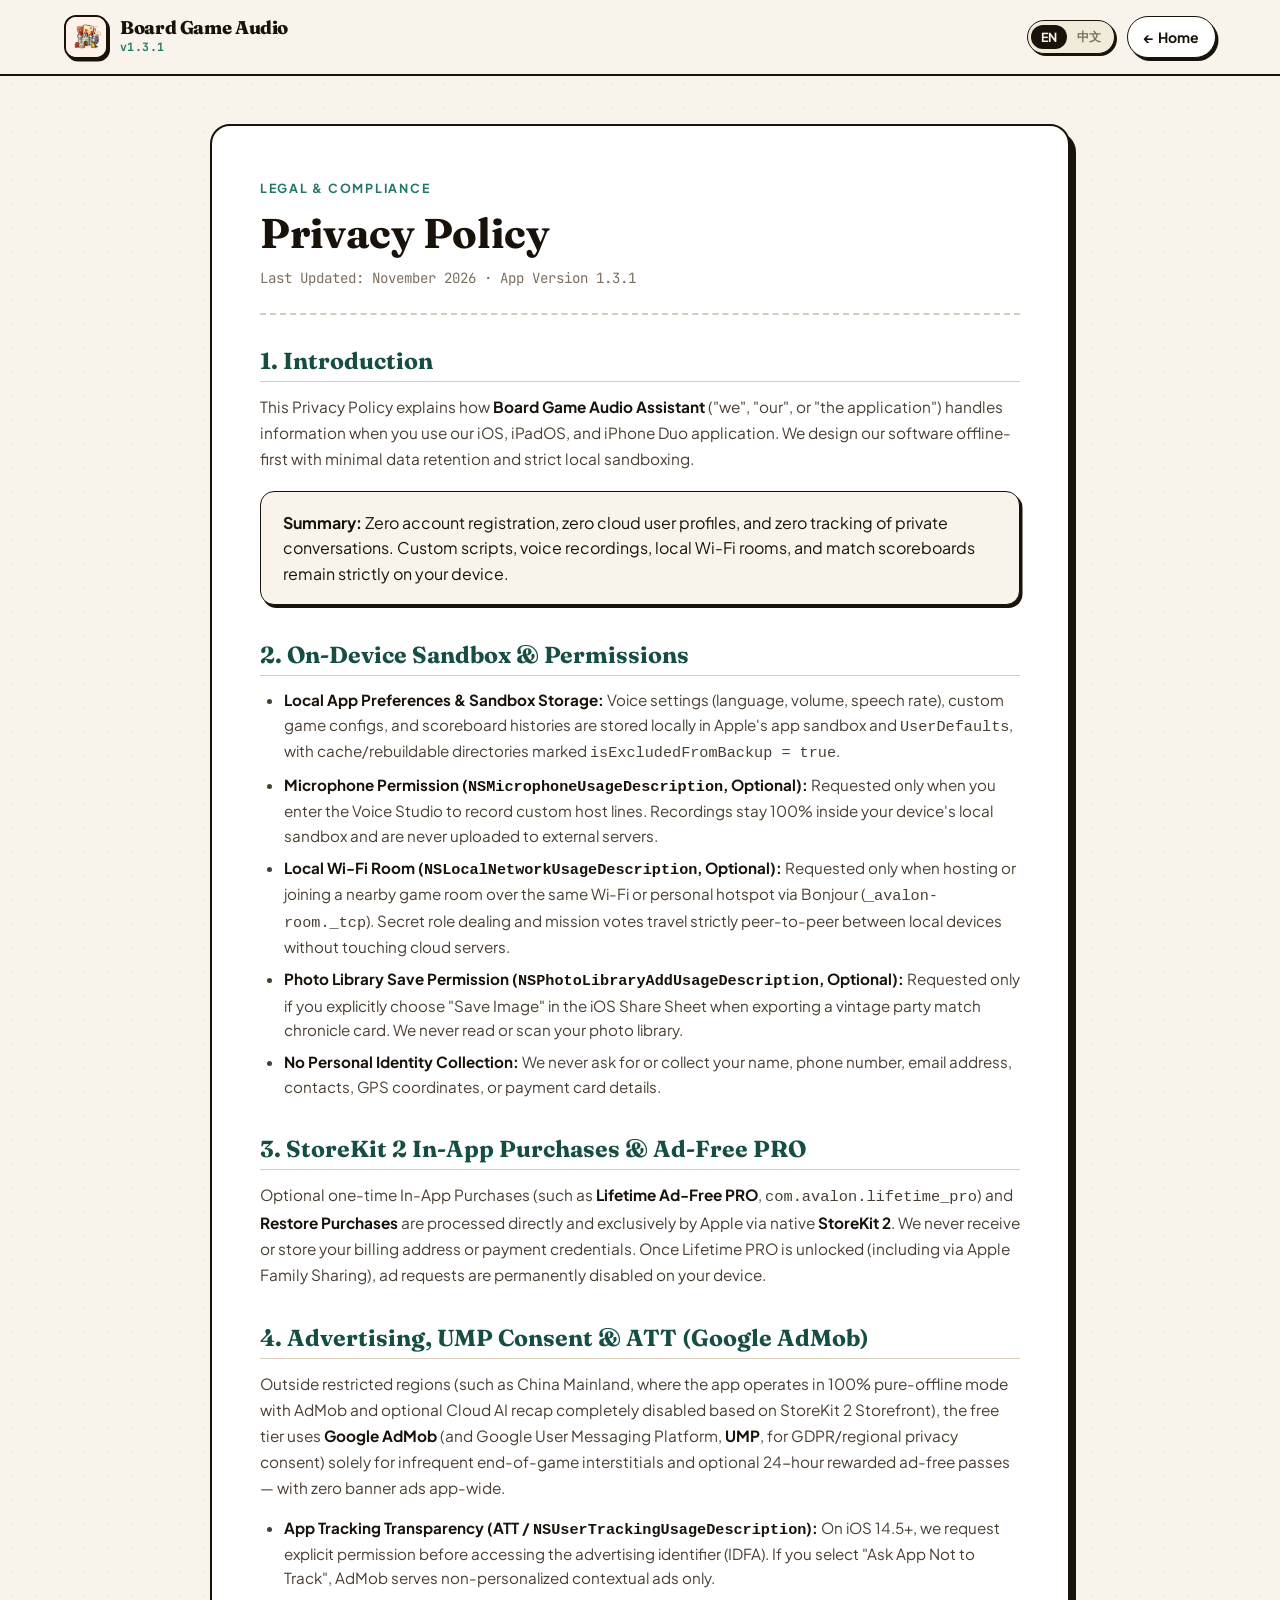
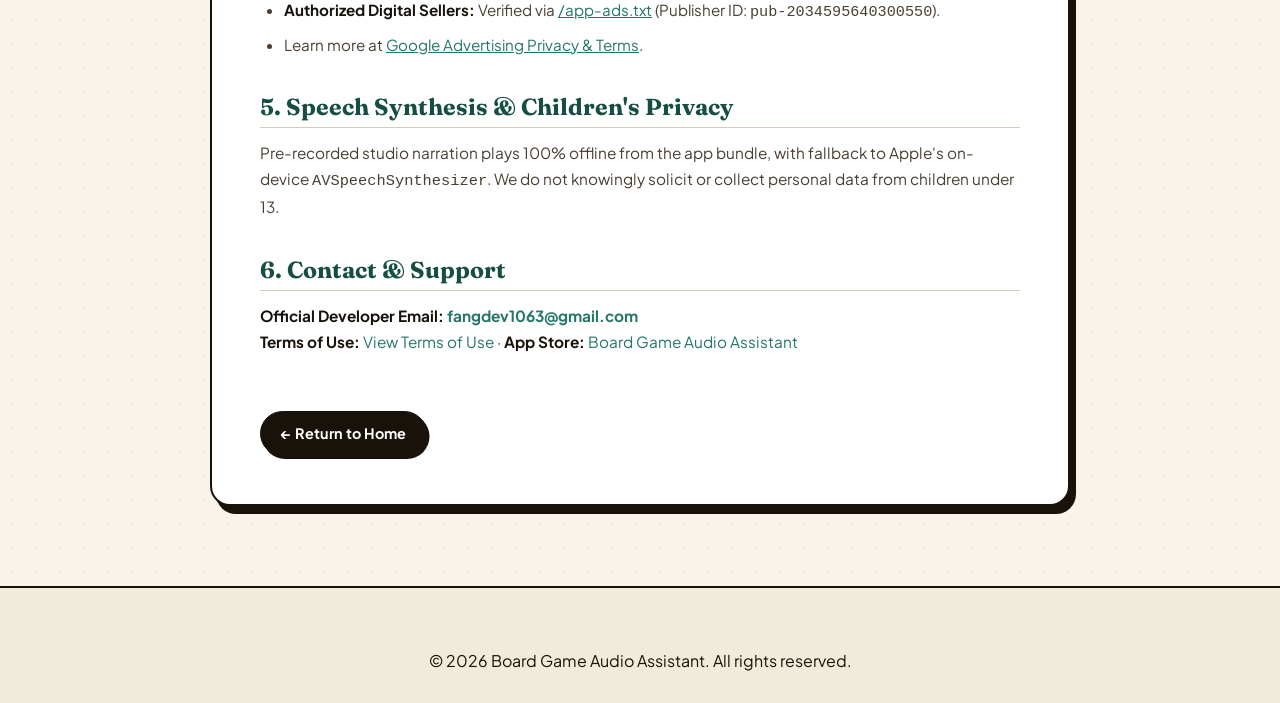
<file: privacy.html>
<!DOCTYPE html>
<html lang="en">
<head>
    <meta charset="UTF-8">
    <meta name="viewport" content="width=device-width, initial-scale=1.0">
    <title>Privacy Policy — Board Game Audio Assistant</title>
    <meta name="description" content="Privacy Policy for Board Game Audio Assistant iOS application. Information on local sandbox storage, peer-to-peer Wi-Fi rooms, microphone permissions, StoreKit 2 In-App Purchases, and Google AdMob / UMP / ATT.">
    <link rel="icon" type="image/png" href="assets/app_icon.png">
    <link rel="stylesheet" href="index.css">
    <style>
        .policy-container {
            max-width: 860px;
            margin: 48px auto;
            background: white;
            border: 2px solid var(--border-strong);
            border-radius: var(--radius-lg);
            box-shadow: 6px 8px 0 var(--border-strong);
            padding: 48px;
        }
        .policy-header {
            border-bottom: 2px dashed var(--border-color);
            padding-bottom: 24px;
            margin-bottom: 32px;
        }
        .policy-title {
            font-size: 2.6rem;
            margin-bottom: 8px;
        }
        .policy-meta {
            font-size: 0.88rem;
            color: var(--ink-muted);
            font-family: 'JetBrains Mono', monospace;
        }
        .policy-section {
            margin-bottom: 36px;
        }
        .policy-section h2 {
            font-size: 1.45rem;
            margin-bottom: 12px;
            color: var(--accent-teal-dark);
            border-bottom: 1px solid var(--border-color);
            padding-bottom: 6px;
        }
        .policy-section p {
            font-size: 0.96rem;
            color: var(--ink-secondary);
            line-height: 1.7;
            margin-bottom: 14px;
        }
        .policy-section ul {
            margin-left: 24px;
            margin-bottom: 16px;
        }
        .policy-section li {
            font-size: 0.95rem;
            color: var(--ink-secondary);
            margin-bottom: 8px;
            line-height: 1.6;
        }
        .policy-section strong {
            color: var(--ink);
        }
        .policy-highlight-box {
            background: var(--paper-bg);
            border: 1.5px solid var(--border-strong);
            border-radius: var(--radius-md);
            padding: 18px 22px;
            margin: 18px 0;
            box-shadow: 2.5px 3px 0 var(--border-strong);
        }
        .btn-back-home {
            display: inline-flex;
            align-items: center;
            gap: 8px;
            background: var(--ink);
            color: white;
            padding: 10px 20px;
            border-radius: var(--radius-pill);
            border: 1.5px solid var(--border-strong);
            box-shadow: 2.5px 3px 0 var(--border-strong);
            font-weight: 700;
            font-size: 0.9rem;
            transition: transform var(--transition-bounce);
            margin-top: 20px;
        }
        .btn-back-home:hover {
            transform: translate(-1px, -1px);
            box-shadow: 3.5px 4px 0 var(--border-strong);
        }
        .lang-zh { display: none; }
        html[lang="zh-Hans"] .lang-en { display: none; }
        html[lang="zh-Hans"] .lang-zh { display: block; }
    </style>
</head>
<body>

    <header class="site-header">
        <div class="container navbar">
            <a href="index.html" class="brand">
                <div class="brand-icon">
                    <img src="assets/app_icon.png" alt="Board Game Audio Assistant" width="44" height="44">
                </div>
                <div class="brand-title">
                    <span class="brand-name">Board Game Audio</span>
                    <span class="brand-version version-pill">v1.3.1</span>
                </div>
            </a>

            <div class="nav-actions">
                <div class="lang-toggle" role="group" aria-label="Language Selector">
                    <button class="lang-btn active" id="btn-lang-en" onclick="setPolicyLang('en')">EN</button>
                    <button class="lang-btn" id="btn-lang-zh" onclick="setPolicyLang('zh')">中文</button>
                </div>
                <a href="index.html" class="btn-nav-download" style="background: white; color: var(--ink) !important;">
                    ← Home
                </a>
            </div>
        </div>
    </header>

    <main class="container">
        <!-- ENGLISH -->
        <div class="policy-container lang-en">
            <div class="policy-header">
                <span class="section-tag">Legal &amp; Compliance</span>
                <h1 class="policy-title">Privacy Policy</h1>
                <div class="policy-meta">Last Updated: November 2026 · App Version 1.3.1</div>
            </div>

            <div class="policy-section">
                <h2>1. Introduction</h2>
                <p>
                    This Privacy Policy explains how <strong>Board Game Audio Assistant</strong> ("we", "our", or "the application") handles information when you use our iOS, iPadOS, and iPhone Duo application. We design our software offline-first with minimal data retention and strict local sandboxing.
                </p>
                <div class="policy-highlight-box">
                    <strong>Summary:</strong> Zero account registration, zero cloud user profiles, and zero tracking of private conversations. Custom scripts, voice recordings, local Wi-Fi rooms, and match scoreboards remain strictly on your device.
                </div>
            </div>

            <div class="policy-section">
                <h2>2. On-Device Sandbox &amp; Permissions</h2>
                <ul>
                    <li>
                        <strong>Local App Preferences &amp; Sandbox Storage:</strong> Voice settings (language, volume, speech rate), custom game configs, and scoreboard histories are stored locally in Apple's app sandbox and <code>UserDefaults</code>, with cache/rebuildable directories marked <code>isExcludedFromBackup = true</code>.
                    </li>
                    <li>
                        <strong>Microphone Permission (<code>NSMicrophoneUsageDescription</code>, Optional):</strong> Requested only when you enter the Voice Studio to record custom host lines. Recordings stay 100% inside your device's local sandbox and are never uploaded to external servers.
                    </li>
                    <li>
                        <strong>Local Wi-Fi Room (<code>NSLocalNetworkUsageDescription</code>, Optional):</strong> Requested only when hosting or joining a nearby game room over the same Wi-Fi or personal hotspot via Bonjour (<code>_avalon-room._tcp</code>). Secret role dealing and mission votes travel strictly peer-to-peer between local devices without touching cloud servers.
                    </li>
                    <li>
                        <strong>Photo Library Save Permission (<code>NSPhotoLibraryAddUsageDescription</code>, Optional):</strong> Requested only if you explicitly choose "Save Image" in the iOS Share Sheet when exporting a vintage party match chronicle card. We never read or scan your photo library.
                    </li>
                    <li>
                        <strong>No Personal Identity Collection:</strong> We never ask for or collect your name, phone number, email address, contacts, GPS coordinates, or payment card details.
                    </li>
                </ul>
            </div>

            <div class="policy-section">
                <h2>3. StoreKit 2 In-App Purchases &amp; Ad-Free PRO</h2>
                <p>
                    Optional one-time In-App Purchases (such as <strong>Lifetime Ad-Free PRO</strong>, <code>com.avalon.lifetime_pro</code>) and <strong>Restore Purchases</strong> are processed directly and exclusively by Apple via native <strong>StoreKit 2</strong>. We never receive or store your billing address or payment credentials. Once Lifetime PRO is unlocked (including via Apple Family Sharing), ad requests are permanently disabled on your device.
                </p>
            </div>

            <div class="policy-section">
                <h2>4. Advertising, UMP Consent &amp; ATT (Google AdMob)</h2>
                <p>
                    Outside restricted regions (such as China Mainland, where the app operates in 100% pure-offline mode with AdMob and optional Cloud AI recap completely disabled based on StoreKit 2 Storefront), the free tier uses <strong>Google AdMob</strong> (and Google User Messaging Platform, <strong>UMP</strong>, for GDPR/regional privacy consent) solely for infrequent end-of-game interstitials and optional 24-hour rewarded ad-free passes — with zero banner ads app-wide.
                </p>
                <ul>
                    <li>
                        <strong>App Tracking Transparency (ATT / <code>NSUserTrackingUsageDescription</code>):</strong> On iOS 14.5+, we request explicit permission before accessing the advertising identifier (IDFA). If you select "Ask App Not to Track", AdMob serves non-personalized contextual ads only.
                    </li>
                    <li>
                        <strong>Authorized Digital Sellers:</strong> Verified via <a href="/app-ads.txt" style="color: var(--accent-teal); text-decoration: underline;">/app-ads.txt</a> (Publisher ID: <code>pub-2034595640300550</code>).
                    </li>
                    <li>
                        Learn more at <a href="https://policies.google.com/technologies/ads" target="_blank" rel="noopener" style="color: var(--accent-teal); text-decoration: underline;">Google Advertising Privacy &amp; Terms</a>.
                    </li>
                </ul>
            </div>

            <div class="policy-section">
                <h2>5. Speech Synthesis &amp; Children's Privacy</h2>
                <p>
                    Pre-recorded studio narration plays 100% offline from the app bundle, with fallback to Apple's on-device <code>AVSpeechSynthesizer</code>. We do not knowingly solicit or collect personal data from children under 13.
                </p>
            </div>

            <div class="policy-section">
                <h2>6. Contact &amp; Support</h2>
                <p>
                    <strong>Official Developer Email:</strong> <a href="mailto:fangdev1063@gmail.com" style="color: var(--accent-teal); font-weight: 700;">fangdev1063@gmail.com</a><br>
                    <strong>Terms of Use:</strong> <a href="terms.html" style="color: var(--accent-teal);">View Terms of Use</a> ·
                    <strong>App Store:</strong> <a href="https://apps.apple.com/app/id6755318411" target="_blank" rel="noopener" style="color: var(--accent-teal);">Board Game Audio Assistant</a>
                </p>
            </div>

            <a href="index.html" class="btn-back-home">← Return to Home</a>
        </div>

        <!-- CHINESE -->
        <div class="policy-container lang-zh">
            <div class="policy-header">
                <span class="section-tag">隐私与合规声明</span>
                <h1 class="policy-title">隐私政策</h1>
                <div class="policy-meta">更新日期：2026年11月 · 同步版本 v1.3.1</div>
            </div>

            <div class="policy-section">
                <h2>1. 核心承诺</h2>
                <p>
                    <strong>桌游语音法官（Board Game Audio Assistant）</strong>坚持离线优先与最小化数据原则。应用无需注册账号，不建立云端用户画像，所有自定义板子、录音音频、局域网房间与记分历史均 100% 保存在您的设备本地沙盒中。
                </p>
            </div>

            <div class="policy-section">
                <h2>2. 本地沙盒存储与系统权限说明</h2>
                <ul>
                    <li><strong>本地偏好与备份隔离：</strong>语言、语速、音量及历史记分保存在本地 <code>UserDefaults</code> 与应用沙盒中，可重建缓存目录声明 <code>isExcludedFromBackup = true</code>。</li>
                    <li><strong>麦克风权限（可选）：</strong>仅在您主动进入“录音工坊”录制自定义主持语音时请求，录音文件严格保存在本机沙盒，绝不上传至任何服务器。</li>
                    <li><strong>本地局域网权限（可选）：</strong>仅在您主动创建或加入面对面同 Wi-Fi 房间（Bonjour <code>_avalon-room._tcp</code>）时请求，秘密发牌与投票数据仅在局域网设备间点对点传输，不经过外网云端。</li>
                    <li><strong>相册写入权限（可选）：</strong>仅在您导出复古羊皮纸战报长图并在系统分享面板中主动选择“存储图像”时请求，绝不读取或扫描您的相册内容。</li>
                </ul>
            </div>

            <div class="policy-section">
                <h2>3. StoreKit 2 应用内购买与专业版权益</h2>
                <p>
                    应用提供可选的一次性买断内购（<strong>终身专业版</strong>，<code>com.avalon.lifetime_pro</code>，支持 Apple 家人共享与一键<strong>恢复购买</strong>）。所有支付均由 Apple 官方 <strong>StoreKit 2</strong> 安全处理，开发者不会接触或存储任何支付账户信息。
                </p>
            </div>

            <div class="policy-section">
                <h2>4. 区域离线合规、广告服务与 ATT 追踪透明</h2>
                <p>
                    中国大陆等受限地区（依据 StoreKit 2 App Store 商店区域 <code>Storefront == CHN</code> 与本地兜底自动识别）完全以 <strong>100% 纯本地离线模式</strong>运行，自动关闭广告 SDK 与海外云端功能。在海外非受限地区，免费版已全面移除横幅广告，仅通过 <strong>Google AdMob</strong>（含 Google UMP 隐私同意弹窗与 Apple ATT 授权框架）提供低频离场插屏与可选 24 小时激励免广告通道。授权卖家记录详见 <a href="/app-ads.txt" style="color: var(--accent-teal); text-decoration: underline;">/app-ads.txt</a>（<code>pub-2034595640300550</code>）。
                </p>
            </div>

            <div class="policy-section">
                <h2>5. 联系开发者</h2>
                <p>
                    <strong>官方支持邮箱：</strong><a href="mailto:fangdev1063@gmail.com" style="color: var(--accent-teal); font-weight: 700;">fangdev1063@gmail.com</a><br>
                    <strong>相关协议：</strong><a href="terms.html" style="color: var(--accent-teal);">使用条款 (Terms of Use)</a>
                </p>
            </div>

            <a href="index.html" class="btn-back-home">← 返回首页</a>
        </div>
    </main>

    <footer class="site-footer">
        <div class="container" style="text-align: center;">
            <p>&copy; 2026 Board Game Audio Assistant. All rights reserved.</p>
        </div>
    </footer>

    <script>
        function setPolicyLang(lang) {
            document.documentElement.lang = lang === 'zh' ? 'zh-Hans' : 'en';
            document.getElementById('btn-lang-en').classList.toggle('active', lang === 'en');
            document.getElementById('btn-lang-zh').classList.toggle('active', lang === 'zh');
        }
    </script>
</body>
</html>
</file>
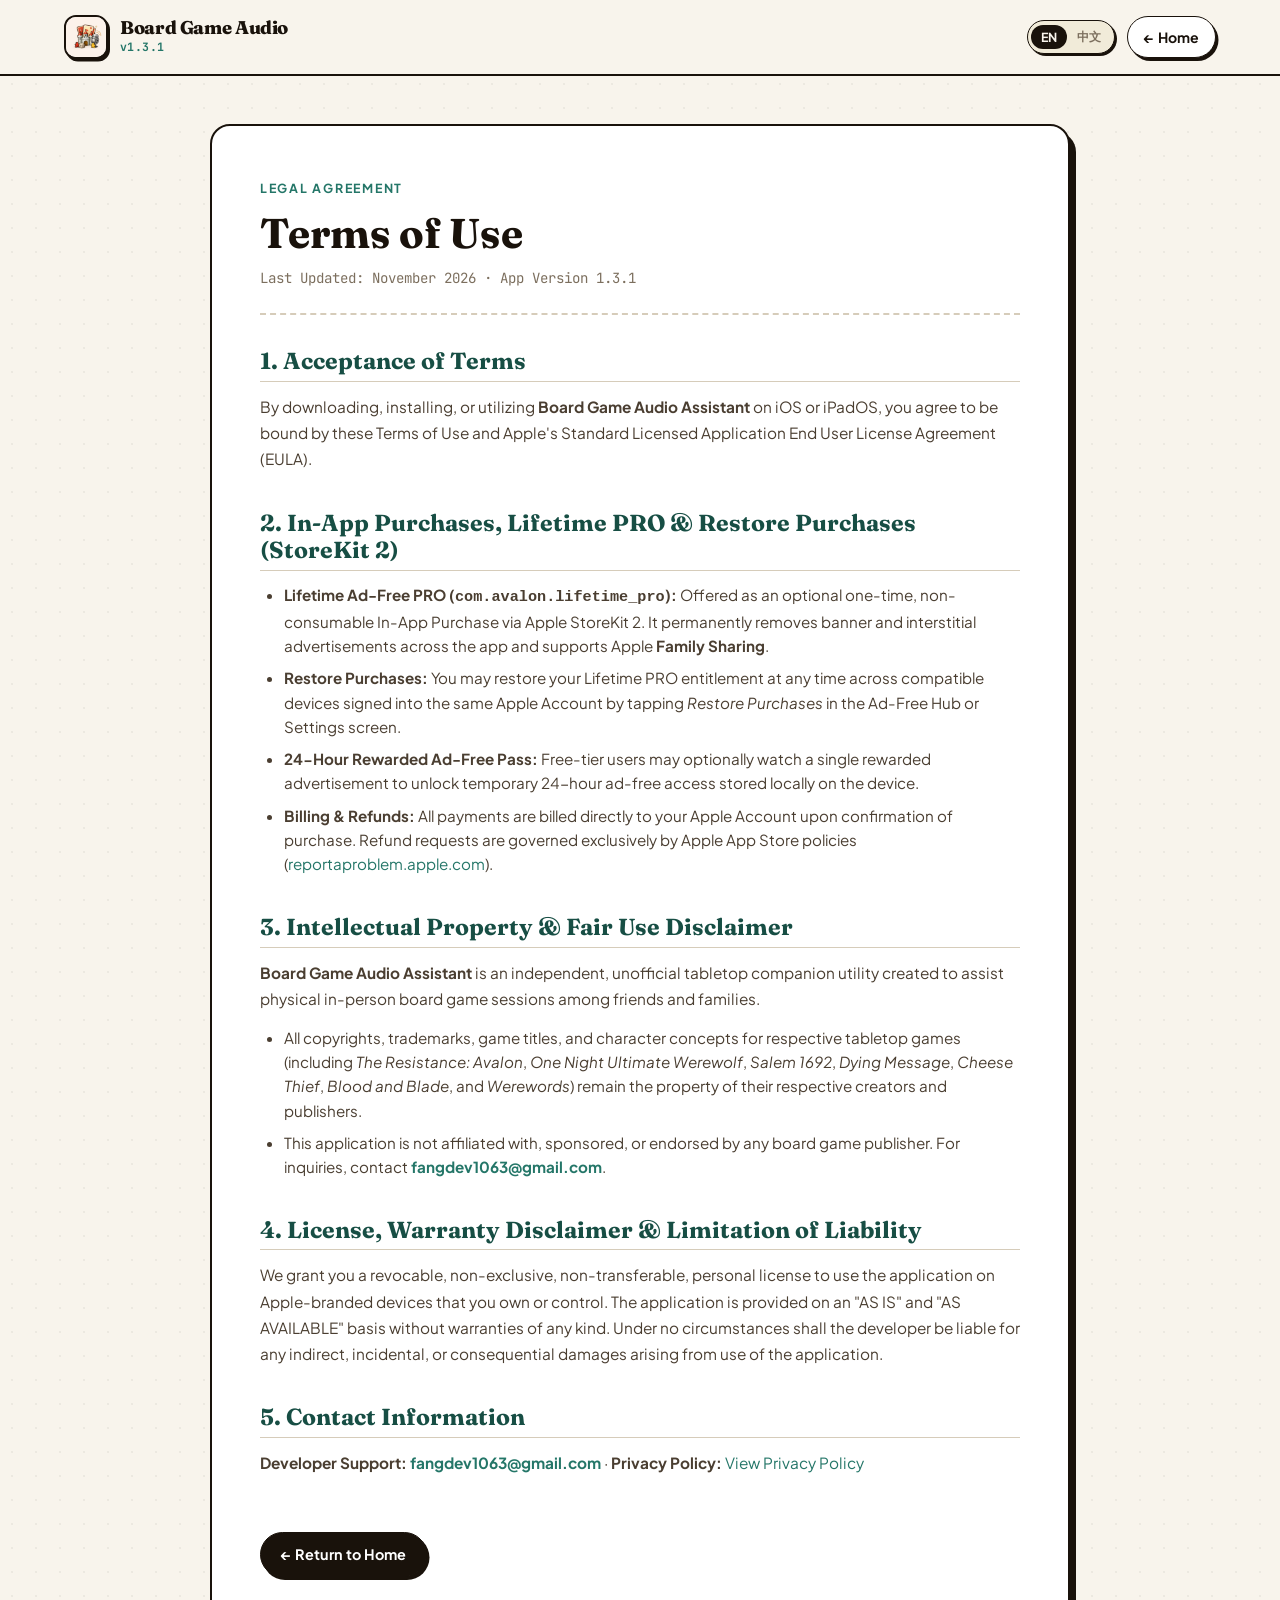
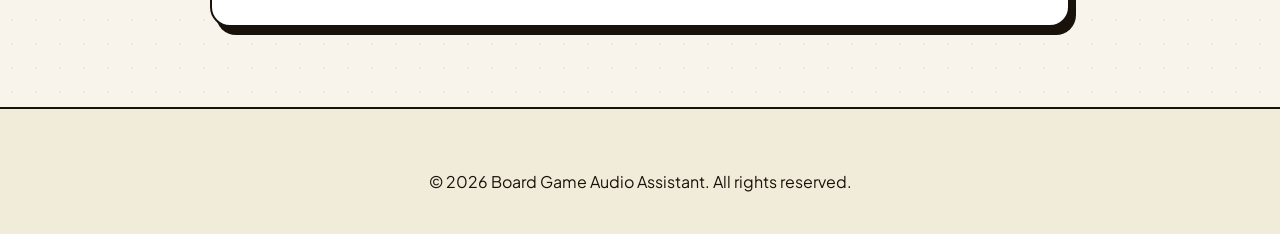
<file: terms.html>
<!DOCTYPE html>
<html lang="en">
<head>
    <meta charset="UTF-8">
    <meta name="viewport" content="width=device-width, initial-scale=1.0">
    <title>Terms of Use — Board Game Audio Assistant</title>
    <meta name="description" content="Terms of Use, StoreKit 2 In-App Purchase terms, and End User License Agreement for Board Game Audio Assistant iOS app.">
    <link rel="icon" type="image/png" href="assets/app_icon.png">
    <link rel="stylesheet" href="index.css">
    <style>
        .policy-container {
            max-width: 860px;
            margin: 48px auto;
            background: white;
            border: 2px solid var(--border-strong);
            border-radius: var(--radius-lg);
            box-shadow: 6px 8px 0 var(--border-strong);
            padding: 48px;
        }
        .policy-header {
            border-bottom: 2px dashed var(--border-color);
            padding-bottom: 24px;
            margin-bottom: 32px;
        }
        .policy-title {
            font-size: 2.6rem;
            margin-bottom: 8px;
        }
        .policy-meta {
            font-size: 0.88rem;
            color: var(--ink-muted);
            font-family: 'JetBrains Mono', monospace;
        }
        .policy-section {
            margin-bottom: 36px;
        }
        .policy-section h2 {
            font-size: 1.45rem;
            margin-bottom: 12px;
            color: var(--accent-teal-dark);
            border-bottom: 1px solid var(--border-color);
            padding-bottom: 6px;
        }
        .policy-section p {
            font-size: 0.96rem;
            color: var(--ink-secondary);
            line-height: 1.7;
            margin-bottom: 14px;
        }
        .policy-section ul {
            margin-left: 24px;
            margin-bottom: 16px;
        }
        .policy-section li {
            font-size: 0.95rem;
            color: var(--ink-secondary);
            margin-bottom: 8px;
            line-height: 1.6;
        }
        .btn-back-home {
            display: inline-flex;
            align-items: center;
            gap: 8px;
            background: var(--ink);
            color: white;
            padding: 10px 20px;
            border-radius: var(--radius-pill);
            border: 1.5px solid var(--border-strong);
            box-shadow: 2.5px 3px 0 var(--border-strong);
            font-weight: 700;
            font-size: 0.9rem;
            transition: transform var(--transition-bounce);
            margin-top: 20px;
        }
        .btn-back-home:hover {
            transform: translate(-1px, -1px);
            box-shadow: 3.5px 4px 0 var(--border-strong);
        }
        .lang-zh { display: none; }
        html[lang="zh-Hans"] .lang-en { display: none; }
        html[lang="zh-Hans"] .lang-zh { display: block; }
    </style>
</head>
<body>

    <header class="site-header">
        <div class="container navbar">
            <a href="index.html" class="brand">
                <div class="brand-icon">
                    <img src="assets/app_icon.png" alt="Board Game Audio Assistant" width="44" height="44">
                </div>
                <div class="brand-title">
                    <span class="brand-name">Board Game Audio</span>
                    <span class="brand-version version-pill">v1.3.1</span>
                </div>
            </a>

            <div class="nav-actions">
                <div class="lang-toggle" role="group" aria-label="Language Selector">
                    <button class="lang-btn active" id="btn-lang-en" onclick="setTermsLang('en')">EN</button>
                    <button class="lang-btn" id="btn-lang-zh" onclick="setTermsLang('zh')">中文</button>
                </div>
                <a href="index.html" class="btn-nav-download" style="background: white; color: var(--ink) !important;">
                    ← Home
                </a>
            </div>
        </div>
    </header>

    <main class="container">
        <!-- ENGLISH -->
        <div class="policy-container lang-en">
            <div class="policy-header">
                <span class="section-tag">Legal Agreement</span>
                <h1 class="policy-title">Terms of Use</h1>
                <div class="policy-meta">Last Updated: November 2026 · App Version 1.3.1</div>
            </div>

            <div class="policy-section">
                <h2>1. Acceptance of Terms</h2>
                <p>
                    By downloading, installing, or utilizing <strong>Board Game Audio Assistant</strong> on iOS or iPadOS, you agree to be bound by these Terms of Use and Apple's Standard Licensed Application End User License Agreement (EULA).
                </p>
            </div>

            <div class="policy-section">
                <h2>2. In-App Purchases, Lifetime PRO &amp; Restore Purchases (StoreKit 2)</h2>
                <ul>
                    <li>
                        <strong>Lifetime Ad-Free PRO (<code>com.avalon.lifetime_pro</code>):</strong> Offered as an optional one-time, non-consumable In-App Purchase via Apple StoreKit 2. It permanently removes banner and interstitial advertisements across the app and supports Apple <strong>Family Sharing</strong>.
                    </li>
                    <li>
                        <strong>Restore Purchases:</strong> You may restore your Lifetime PRO entitlement at any time across compatible devices signed into the same Apple Account by tapping <em>Restore Purchases</em> in the Ad-Free Hub or Settings screen.
                    </li>
                    <li>
                        <strong>24-Hour Rewarded Ad-Free Pass:</strong> Free-tier users may optionally watch a single rewarded advertisement to unlock temporary 24-hour ad-free access stored locally on the device.
                    </li>
                    <li>
                        <strong>Billing &amp; Refunds:</strong> All payments are billed directly to your Apple Account upon confirmation of purchase. Refund requests are governed exclusively by Apple App Store policies (<a href="https://reportaproblem.apple.com" target="_blank" rel="noopener" style="color: var(--accent-teal);">reportaproblem.apple.com</a>).
                    </li>
                </ul>
            </div>

            <div class="policy-section">
                <h2>3. Intellectual Property &amp; Fair Use Disclaimer</h2>
                <p>
                    <strong>Board Game Audio Assistant</strong> is an independent, unofficial tabletop companion utility created to assist physical in-person board game sessions among friends and families.
                </p>
                <ul>
                    <li>
                        All copyrights, trademarks, game titles, and character concepts for respective tabletop games (including <em>The Resistance: Avalon</em>, <em>One Night Ultimate Werewolf</em>, <em>Salem 1692</em>, <em>Dying Message</em>, <em>Cheese Thief</em>, <em>Blood and Blade</em>, and <em>Werewords</em>) remain the property of their respective creators and publishers.
                    </li>
                    <li>
                        This application is not affiliated with, sponsored, or endorsed by any board game publisher. For inquiries, contact <a href="mailto:fangdev1063@gmail.com" style="color: var(--accent-teal); font-weight: 700;">fangdev1063@gmail.com</a>.
                    </li>
                </ul>
            </div>

            <div class="policy-section">
                <h2>4. License, Warranty Disclaimer &amp; Limitation of Liability</h2>
                <p>
                    We grant you a revocable, non-exclusive, non-transferable, personal license to use the application on Apple-branded devices that you own or control. The application is provided on an "AS IS" and "AS AVAILABLE" basis without warranties of any kind. Under no circumstances shall the developer be liable for any indirect, incidental, or consequential damages arising from use of the application.
                </p>
            </div>

            <div class="policy-section">
                <h2>5. Contact Information</h2>
                <p>
                    <strong>Developer Support:</strong> <a href="mailto:fangdev1063@gmail.com" style="color: var(--accent-teal); font-weight: 700;">fangdev1063@gmail.com</a> ·
                    <strong>Privacy Policy:</strong> <a href="privacy.html" style="color: var(--accent-teal);">View Privacy Policy</a>
                </p>
            </div>

            <a href="index.html" class="btn-back-home">← Return to Home</a>
        </div>

        <!-- CHINESE -->
        <div class="policy-container lang-zh">
            <div class="policy-header">
                <span class="section-tag">服务与授权协议</span>
                <h1 class="policy-title">使用条款</h1>
                <div class="policy-meta">更新日期：2026年11月 · 同步版本 v1.3.1</div>
            </div>

            <div class="policy-section">
                <h2>1. 条款接受</h2>
                <p>
                    下载、安装或使用<strong>桌游语音法官（Board Game Audio Assistant）</strong>即表示您同意受本使用条款及 Apple 标准最终用户许可协议（EULA）约束。
                </p>
            </div>

            <div class="policy-section">
                <h2>2. 应用内购买、终身免广告买断与恢复购买（StoreKit 2）</h2>
                <ul>
                    <li><strong>终身免广告专业版（<code>com.avalon.lifetime_pro</code>）：</strong>通过 Apple StoreKit 2 提供的一次性买断（非消耗型）内购，永久移除应用内所有横幅与插屏广告，并支持 Apple <strong>家人共享（Family Sharing）</strong>。</li>
                    <li><strong>恢复购买（Restore Purchases）：</strong>更换设备或重装应用后，您可随时在“免广告中心”或“设置”页面点击“恢复购买”免费恢复已购权益。</li>
                    <li><strong>24 小时激励免广告通行证：</strong>免费版用户可自愿观看一次激励视频解锁本机 24 小时免广告体验。</li>
                    <li><strong>计费与退款：</strong>所有交易均通过您的 Apple 账户结算，退款申请请遵循 Apple 官方流程（<a href="https://reportaproblem.apple.com" target="_blank" rel="noopener" style="color: var(--accent-teal);">reportaproblem.apple.com</a>）。</li>
                </ul>
            </div>

            <div class="policy-section">
                <h2>3. 知识产权与非官方独立工具免责声明</h2>
                <p>
                    本应用为独立开发的线下实体桌游聚会辅助工具，旨在提供语音播报、局域网发牌与计分辅助。《阿瓦隆》《一夜终极狼人杀》《塞勒姆 1692》《请留遗言》《奶酪大盗》《刀剑与鲜血》《狼人真言》等实体桌游的名称与相关知识产权均归各自原出版商及权利人所有，本应用与各官方出版商无隶属或授权关系。
                </p>
            </div>

            <div class="policy-section">
                <h2>4. 许可范围与免责声明</h2>
                <p>
                    本应用按“现状（AS IS）”提供个人非商业使用许可，不对任何间接或附带损失承担赔偿责任。如有疑问请联系开发者邮箱：<a href="mailto:fangdev1063@gmail.com" style="color: var(--accent-teal); font-weight: 700;">fangdev1063@gmail.com</a>。
                </p>
            </div>

            <a href="index.html" class="btn-back-home">← 返回首页</a>
        </div>
    </main>

    <footer class="site-footer">
        <div class="container" style="text-align: center;">
            <p>&copy; 2026 Board Game Audio Assistant. All rights reserved.</p>
        </div>
    </footer>

    <script>
        function setTermsLang(lang) {
            document.documentElement.lang = lang === 'zh' ? 'zh-Hans' : 'en';
            document.getElementById('btn-lang-en').classList.toggle('active', lang === 'en');
            document.getElementById('btn-lang-zh').classList.toggle('active', lang === 'zh');
        }
    </script>
</body>
</html>
</file>
<file: index.css>
/* ==============================================================================
   Board Game Audio Assistant — Retro Design System & Web Stylesheet
   Version: 1.2.0
   ============================================================================== */

@import url('https://fonts.googleapis.com/css2?family=Fraunces:ital,opsz,wght@0,9..144,400;0,9..144,600;0,9..144,700;0,9..144,900;1,9..144,400;1,9..144,700&family=Plus+Jakarta+Sans:wght@400;500;600;700;800&family=JetBrains+Mono:wght@500;700&display=swap');

:root {
  /* Surface & Paper Colors */
  --paper-bg: #f8f4ec;
  --paper-card: #ffffff;
  --paper-alt: #f1ebd9;
  --paper-dark: #e6ddc7;
  
  /* Ink & Typography */
  --ink: #19120b;
  --ink-secondary: #4a3e31;
  --ink-muted: #7c6f5e;
  --ink-faint: #b4a896;

  /* Borders & Shadows */
  --border-color: #d6ccba;
  --border-strong: #19120b;
  --shadow-retro: #19120b;
  --shadow-warm: #7f7260;
  
  /* Brand Accent Tokens */
  --accent-teal: #247668;
  --accent-teal-dark: #174e44;
  --accent-teal-bg: #e1f2ee;
  --accent-gold: #d49a17;
  --accent-gold-dark: #8c6307;
  --accent-gold-bg: #fef5e1;
  --accent-red: #c33728;
  --accent-red-dark: #832015;
  --accent-red-bg: #fae9e7;
  --accent-purple: #6c4ca3;
  --accent-purple-bg: #f2edf9;

  /* Tag Badges */
  --tag-host-bg: #fcebd2;
  --tag-host-fg: #8a480d;
  --tag-int-bg: #d0eee7;
  --tag-int-fg: #135b50;

  /* Layout */
  --max-width: 1200px;
  --radius-sm: 8px;
  --radius-md: 14px;
  --radius-lg: 20px;
  --radius-pill: 999px;
  
  /* Transitions */
  --transition-bounce: 0.18s cubic-bezier(0.34, 1.56, 0.64, 1);
  --transition-smooth: 0.25s ease;
}

/* Reset & Base */
*, *::before, *::after {
  box-sizing: border-box;
  margin: 0;
  padding: 0;
}

html {
  scroll-behavior: smooth;
  font-size: 16px;
}

body {
  font-family: 'Plus Jakarta Sans', -apple-system, BlinkMacSystemFont, sans-serif;
  background-color: var(--paper-bg);
  background-image: radial-gradient(rgba(25, 18, 11, 0.05) 1px, transparent 1px);
  background-size: 24px 24px;
  color: var(--ink);
  line-height: 1.6;
  min-height: 100vh;
  overflow-x: hidden;
  -webkit-font-smoothing: antialiased;
}

/* Typography Helpers */
h1, h2, h3, h4, .font-serif {
  font-family: 'Fraunces', Georgia, serif;
  font-weight: 700;
  line-height: 1.2;
  color: var(--ink);
}

.italic {
  font-style: italic;
  color: var(--accent-red);
}

.mono {
  font-family: 'JetBrains Mono', monospace;
}

a {
  color: inherit;
  text-decoration: none;
}

img {
  max-width: 100%;
  height: auto;
  display: block;
}

button {
  font-family: inherit;
  cursor: pointer;
  border: none;
  background: none;
}

/* Hard Offset Shadows (Retro Tactile Aesthetic) */
.hard-shadow {
  box-shadow: 3.5px 4.5px 0 var(--border-strong);
  border: 1.8px solid var(--border-strong);
}

.hard-shadow-sm {
  box-shadow: 2px 2.5px 0 var(--border-strong);
  border: 1.5px solid var(--border-strong);
}

.hard-shadow-lg {
  box-shadow: 6px 8px 0 var(--border-strong);
  border: 2px solid var(--border-strong);
}

.hard-shadow-teal {
  box-shadow: 3.5px 4.5px 0 var(--accent-teal-dark);
  border: 1.8px solid var(--accent-teal-dark);
}

.hard-shadow-red {
  box-shadow: 3.5px 4.5px 0 var(--accent-red-dark);
  border: 1.8px solid var(--accent-red-dark);
}

.hard-shadow-gold {
  box-shadow: 3.5px 4.5px 0 var(--accent-gold-dark);
  border: 1.8px solid var(--accent-gold-dark);
}

/* Container */
.container {
  max-width: var(--max-width);
  margin: 0 auto;
  padding: 0 24px;
}

/* ==============================================================================
   HEADER & NAVBAR
   ============================================================================== */
.site-header {
  position: sticky;
  top: 0;
  z-index: 100;
  background: rgba(248, 244, 236, 0.94);
  backdrop-filter: blur(12px);
  -webkit-backdrop-filter: blur(12px);
  border-bottom: 2px solid var(--border-strong);
}

.navbar {
  display: flex;
  align-items: center;
  justify-content: space-between;
  height: 74px;
  gap: 20px;
}

.brand {
  display: flex;
  align-items: center;
  gap: 12px;
  transition: transform var(--transition-bounce);
}

.brand:hover {
  transform: translateY(-2px);
}

.brand-icon {
  width: 44px;
  height: 44px;
  border-radius: 12px;
  border: 2px solid var(--border-strong);
  box-shadow: 2px 2.5px 0 var(--border-strong);
  overflow: hidden;
  background: white;
  flex-shrink: 0;
}

.brand-icon img {
  width: 100%;
  height: 100%;
  object-fit: cover;
}

.brand-title {
  display: flex;
  flex-direction: column;
}

.brand-name {
  font-family: 'Fraunces', serif;
  font-size: 1.15rem;
  font-weight: 800;
  letter-spacing: -0.02em;
  color: var(--ink);
  line-height: 1.1;
}

.brand-version {
  font-size: 0.72rem;
  font-weight: 700;
  color: var(--accent-teal);
  font-family: 'JetBrains Mono', monospace;
  letter-spacing: 0.04em;
}

.nav-links {
  display: flex;
  align-items: center;
  gap: 28px;
  list-style: none;
}

.nav-link {
  font-size: 0.92rem;
  font-weight: 600;
  color: var(--ink-secondary);
  transition: color var(--transition-smooth);
  position: relative;
}

.nav-link:hover {
  color: var(--accent-red);
}

.nav-actions {
  display: flex;
  align-items: center;
  gap: 12px;
}

/* Language Switcher */
.lang-toggle {
  display: inline-flex;
  align-items: center;
  background: var(--paper-alt);
  border: 1.5px solid var(--border-strong);
  border-radius: var(--radius-pill);
  padding: 3px;
  box-shadow: 2px 2px 0 var(--border-strong);
}

.lang-btn {
  padding: 4px 10px;
  font-size: 0.78rem;
  font-weight: 700;
  border-radius: var(--radius-pill);
  color: var(--ink-muted);
  transition: all var(--transition-smooth);
}

.lang-btn.active {
  background: var(--ink);
  color: var(--paper-bg);
}

/* App Store Pill Button */
.btn-nav-download {
  display: inline-flex;
  align-items: center;
  gap: 8px;
  padding: 9px 16px;
  background: var(--ink);
  color: #ffffff !important;
  font-size: 0.88rem;
  font-weight: 700;
  border-radius: var(--radius-pill);
  border: 1.8px solid var(--border-strong);
  box-shadow: 2.5px 3px 0 var(--border-strong);
  transition: transform var(--transition-bounce), box-shadow var(--transition-bounce);
}

.btn-nav-download:hover {
  transform: translate(-1px, -1px);
  box-shadow: 3.5px 4px 0 var(--border-strong);
  background: #2b2014;
}

.btn-nav-download:active {
  transform: translate(2px, 2px);
  box-shadow: 0 0 0 var(--border-strong);
}

/* Mobile Nav Toggle */
.mobile-menu-btn {
  display: none;
  flex-direction: column;
  gap: 5px;
  width: 32px;
  height: 32px;
  justify-content: center;
  align-items: center;
  background: white;
  border: 1.5px solid var(--border-strong);
  border-radius: var(--radius-sm);
  box-shadow: 2px 2px 0 var(--border-strong);
}

.mobile-menu-btn span {
  display: block;
  width: 18px;
  height: 2px;
  background: var(--ink);
  transition: var(--transition-smooth);
}

/* ==============================================================================
   HERO SECTION
   ============================================================================== */
.hero-section {
  padding: 56px 0 72px;
  position: relative;
  overflow: hidden;
}

.hero-grid {
  display: grid;
  grid-template-columns: 1.15fr 0.85fr;
  gap: 48px;
  align-items: center;
}

.hero-eyebrow {
  display: inline-flex;
  align-items: center;
  gap: 8px;
  background: var(--tag-host-bg);
  color: var(--tag-host-fg);
  border: 1.5px solid var(--border-strong);
  box-shadow: 2px 2.5px 0 var(--border-strong);
  padding: 5px 14px;
  border-radius: var(--radius-pill);
  font-size: 0.78rem;
  font-weight: 700;
  letter-spacing: 0.06em;
  text-transform: uppercase;
  margin-bottom: 20px;
}

.hero-title {
  font-size: 3.2rem;
  font-weight: 900;
  letter-spacing: -0.03em;
  margin-bottom: 20px;
  color: var(--ink);
}

.hero-description {
  font-size: 1.15rem;
  color: var(--ink-secondary);
  line-height: 1.65;
  margin-bottom: 32px;
  max-width: 580px;
}

.hero-cta-group {
  display: flex;
  align-items: center;
  gap: 16px;
  flex-wrap: wrap;
  margin-bottom: 36px;
}

/* Primary Store Button */
.btn-primary-store {
  display: inline-flex;
  align-items: center;
  gap: 12px;
  background: var(--ink);
  color: #ffffff;
  padding: 14px 26px;
  border-radius: var(--radius-md);
  border: 2px solid var(--border-strong);
  box-shadow: 4px 5px 0 var(--border-strong);
  transition: transform var(--transition-bounce), box-shadow var(--transition-bounce);
}

.btn-primary-store:hover {
  transform: translate(-2px, -2px);
  box-shadow: 6px 7px 0 var(--border-strong);
}

.btn-primary-store:active {
  transform: translate(3px, 3px);
  box-shadow: 0 0 0 var(--border-strong);
}

.store-btn-icon {
  width: 28px;
  height: 28px;
  fill: currentColor;
  flex-shrink: 0;
}

.store-btn-text {
  display: flex;
  flex-direction: column;
  text-align: left;
}

.store-btn-label {
  font-size: 0.72rem;
  font-weight: 600;
  opacity: 0.85;
  text-transform: uppercase;
  letter-spacing: 0.05em;
  line-height: 1;
}

.store-btn-title {
  font-family: 'Fraunces', serif;
  font-size: 1.25rem;
  font-weight: 800;
  line-height: 1.1;
  letter-spacing: -0.01em;
}

/* Secondary Button */
.btn-secondary {
  display: inline-flex;
  align-items: center;
  gap: 8px;
  background: white;
  color: var(--ink);
  padding: 14px 22px;
  border-radius: var(--radius-md);
  border: 2px solid var(--border-strong);
  box-shadow: 4px 5px 0 var(--border-strong);
  font-weight: 700;
  font-size: 1rem;
  transition: transform var(--transition-bounce), box-shadow var(--transition-bounce);
}

.btn-secondary:hover {
  transform: translate(-2px, -2px);
  box-shadow: 6px 7px 0 var(--border-strong);
  background: var(--paper-alt);
}

.btn-secondary:active {
  transform: translate(3px, 3px);
  box-shadow: 0 0 0 var(--border-strong);
}

/* Hero Stats Row */
.hero-badges-row {
  display: flex;
  gap: 20px;
  flex-wrap: wrap;
}

.hero-badge-pill {
  display: flex;
  align-items: center;
  gap: 8px;
  background: white;
  padding: 8px 14px;
  border-radius: var(--radius-pill);
  border: 1.5px solid var(--border-color);
  box-shadow: 2px 2px 0 var(--border-color);
  font-size: 0.85rem;
  font-weight: 600;
  color: var(--ink-secondary);
}

.hero-badge-dot {
  width: 8px;
  height: 8px;
  border-radius: 50%;
  background: var(--accent-teal);
  box-shadow: 0 0 0 3px rgba(36, 118, 104, 0.2);
}

/* Hero Visual Showcase */
.hero-visual-card {
  position: relative;
}

.hero-poster-frame {
  background: white;
  padding: 14px;
  border-radius: var(--radius-lg);
  border: 2.5px solid var(--border-strong);
  box-shadow: 8px 10px 0 var(--border-strong);
  position: relative;
  overflow: hidden;
}

.hero-poster-img {
  width: 100%;
  border-radius: calc(var(--radius-lg) - 6px);
  aspect-ratio: 16 / 9;
  object-fit: cover;
  border: 1.5px solid var(--border-strong);
}

/* Floating Audio Simulation Pill */
.floating-audio-card {
  position: absolute;
  bottom: -22px;
  left: 20px;
  right: 20px;
  background: white;
  border: 2px solid var(--border-strong);
  border-radius: var(--radius-md);
  box-shadow: 4px 5px 0 var(--border-strong);
  padding: 14px 18px;
  display: flex;
  align-items: center;
  justify-content: space-between;
  gap: 14px;
  animation: floatCard 4s ease-in-out infinite alternate;
}

@keyframes floatCard {
  0% { transform: translateY(0); }
  100% { transform: translateY(-6px); }
}

.audio-preview-meta {
  display: flex;
  align-items: center;
  gap: 12px;
  min-width: 0;
}

.audio-play-indicator {
  width: 38px;
  height: 38px;
  border-radius: 50%;
  background: var(--accent-teal);
  color: white;
  display: flex;
  align-items: center;
  justify-content: center;
  border: 1.5px solid var(--border-strong);
  box-shadow: 2px 2px 0 var(--border-strong);
  flex-shrink: 0;
}

.audio-text-col {
  min-width: 0;
}

.audio-step-title {
  font-size: 0.72rem;
  font-weight: 700;
  text-transform: uppercase;
  letter-spacing: 0.05em;
  color: var(--accent-teal);
}

.audio-step-text {
  font-family: 'Fraunces', serif;
  font-size: 0.95rem;
  font-weight: 700;
  color: var(--ink);
  white-space: nowrap;
  overflow: hidden;
  text-overflow: ellipsis;
}

/* Animated sound wave */
.sound-waves {
  display: flex;
  align-items: center;
  gap: 3px;
  height: 24px;
  flex-shrink: 0;
}

.sound-bar {
  width: 3.5px;
  background: var(--accent-gold);
  border-radius: 2px;
  animation: soundBounce 1.2s ease-in-out infinite alternate;
}

.sound-bar:nth-child(1) { height: 8px; animation-delay: 0.1s; }
.sound-bar:nth-child(2) { height: 18px; animation-delay: 0.3s; }
.sound-bar:nth-child(3) { height: 24px; animation-delay: 0.2s; }
.sound-bar:nth-child(4) { height: 14px; animation-delay: 0.4s; }
.sound-bar:nth-child(5) { height: 20px; animation-delay: 0.15s; }

@keyframes soundBounce {
  0% { transform: scaleY(0.3); }
  100% { transform: scaleY(1); }
}

/* ==============================================================================
   SECTION HEADERS
   ============================================================================== */
.section {
  padding: 80px 0;
}

.section-alt {
  background: var(--paper-alt);
  border-top: 2px solid var(--border-strong);
  border-bottom: 2px solid var(--border-strong);
}

.section-header-center {
  text-align: center;
  max-width: 680px;
  margin: 0 auto 52px;
}

.section-tag {
  display: inline-block;
  font-size: 0.78rem;
  font-weight: 700;
  letter-spacing: 0.14em;
  text-transform: uppercase;
  color: var(--accent-teal);
  margin-bottom: 10px;
}

.section-title {
  font-size: 2.5rem;
  font-weight: 800;
  letter-spacing: -0.02em;
  margin-bottom: 14px;
  color: var(--ink);
}

.section-subtitle {
  font-size: 1.05rem;
  color: var(--ink-secondary);
  line-height: 1.6;
}

/* ==============================================================================
   SUPPORTED GAMES SHOWCASE
   ============================================================================== */
.filter-tabs {
  display: flex;
  align-items: center;
  justify-content: center;
  gap: 12px;
  margin-bottom: 40px;
  flex-wrap: wrap;
}

.tab-btn {
  padding: 9px 20px;
  border-radius: var(--radius-pill);
  font-size: 0.9rem;
  font-weight: 700;
  background: white;
  color: var(--ink);
  border: 1.8px solid var(--border-strong);
  box-shadow: 2.5px 3px 0 var(--border-strong);
  transition: all var(--transition-bounce);
}

.tab-btn:hover {
  transform: translate(-1px, -1px);
  box-shadow: 3.5px 4px 0 var(--border-strong);
}

.tab-btn.active {
  background: var(--ink);
  color: white;
}

.games-grid {
  display: grid;
  grid-template-columns: repeat(3, 1fr);
  gap: 28px;
}

.game-card {
  background: white;
  border-radius: var(--radius-lg);
  border: 2px solid var(--border-strong);
  box-shadow: 4px 6px 0 var(--border-strong);
  overflow: hidden;
  display: flex;
  flex-direction: column;
  transition: transform var(--transition-bounce), box-shadow var(--transition-bounce);
}

.game-card:hover {
  transform: translateY(-6px);
  box-shadow: 6px 10px 0 var(--border-strong);
}

.game-card-top {
  position: relative;
  background: var(--paper-alt);
  padding: 24px;
  display: flex;
  align-items: center;
  justify-content: center;
  border-bottom: 2px solid var(--border-strong);
  min-height: 160px;
}

.game-card-art {
  width: 96px;
  height: 96px;
  border-radius: 20px;
  object-fit: cover;
  border: 2px solid var(--border-strong);
  box-shadow: 3px 4px 0 var(--border-strong);
  background: white;
  transition: transform var(--transition-bounce);
}

.game-card:hover .game-card-art {
  transform: scale(1.06) rotate(1deg);
}

.game-mode-badge {
  position: absolute;
  top: 14px;
  right: 14px;
  font-size: 0.72rem;
  font-weight: 800;
  text-transform: uppercase;
  letter-spacing: 0.05em;
  padding: 4px 10px;
  border-radius: var(--radius-pill);
  border: 1.5px solid var(--border-strong);
  box-shadow: 1.5px 2px 0 var(--border-strong);
}

.badge-host {
  background: var(--tag-host-bg);
  color: var(--tag-host-fg);
}

.badge-interactive {
  background: var(--tag-int-bg);
  color: var(--tag-int-fg);
}

.game-card-body {
  padding: 24px;
  display: flex;
  flex-direction: column;
  flex: 1;
}

.game-title-row {
  display: flex;
  align-items: baseline;
  justify-content: space-between;
  margin-bottom: 8px;
}

.game-name {
  font-size: 1.35rem;
  font-weight: 800;
  color: var(--ink);
}

.game-pills-row {
  display: flex;
  gap: 8px;
  margin-bottom: 14px;
  flex-wrap: wrap;
}

.info-pill {
  font-size: 0.75rem;
  font-weight: 700;
  padding: 3px 9px;
  border-radius: var(--radius-sm);
  background: var(--paper-bg);
  color: var(--ink-secondary);
  border: 1px solid var(--border-color);
}

.game-desc {
  font-size: 0.9rem;
  color: var(--ink-secondary);
  line-height: 1.55;
  margin-bottom: 18px;
  flex: 1;
}

/* Character avatars miniature strip */
.character-strip {
  border-top: 1.5px dashed var(--border-color);
  padding-top: 14px;
  display: flex;
  align-items: center;
  justify-content: space-between;
}

.strip-label {
  font-size: 0.75rem;
  font-weight: 700;
  color: var(--ink-muted);
  text-transform: uppercase;
  letter-spacing: 0.05em;
}

.strip-avatars {
  display: flex;
  align-items: center;
}

.strip-avatar {
  width: 28px;
  height: 28px;
  border-radius: 50%;
  border: 1.5px solid var(--border-strong);
  margin-left: -8px;
  background: white;
  object-fit: cover;
  transition: transform var(--transition-bounce);
}

.strip-avatar:first-child {
  margin-left: 0;
}

.strip-avatar:hover {
  transform: scale(1.25) translateY(-3px);
  z-index: 5;
}

/* ==============================================================================
   INTERACTIVE TIMELINE & VOICE NARRATION DEMO
   ============================================================================== */
.demo-stage {
  background: white;
  border-radius: var(--radius-lg);
  border: 2px solid var(--border-strong);
  box-shadow: 6px 8px 0 var(--border-strong);
  padding: 36px;
  display: grid;
  grid-template-columns: 1fr 1fr;
  gap: 40px;
  align-items: center;
}

.timeline-console {
  background: var(--paper-bg);
  border-radius: var(--radius-md);
  border: 2px solid var(--border-strong);
  padding: 24px;
  position: relative;
}

.timeline-steps {
  display: flex;
  flex-direction: column;
  gap: 16px;
  position: relative;
}

.timeline-steps::before {
  content: '';
  position: absolute;
  left: 17px;
  top: 12px;
  bottom: 12px;
  width: 2px;
  background: var(--border-strong);
  opacity: 0.3;
}

.timeline-step-item {
  display: flex;
  align-items: flex-start;
  gap: 14px;
  position: relative;
  z-index: 1;
}

.step-marker {
  width: 36px;
  height: 36px;
  border-radius: 50%;
  background: white;
  border: 2px solid var(--border-strong);
  display: flex;
  align-items: center;
  justify-content: center;
  font-family: 'Fraunces', serif;
  font-size: 0.9rem;
  font-weight: 800;
  flex-shrink: 0;
  box-shadow: 1.5px 2px 0 var(--border-strong);
  transition: all var(--transition-bounce);
}

.timeline-step-item.active .step-marker {
  background: var(--accent-teal);
  color: white;
  border-color: var(--accent-teal-dark);
  box-shadow: 2px 3px 0 var(--accent-teal-dark);
  transform: scale(1.1);
}

.step-content {
  background: white;
  border: 1.8px solid var(--border-strong);
  border-radius: var(--radius-md);
  padding: 12px 16px;
  box-shadow: 2px 3px 0 var(--border-strong);
  flex: 1;
  transition: all var(--transition-smooth);
}

.timeline-step-item.active .step-content {
  border-color: var(--accent-teal-dark);
  background: #f4faf8;
  box-shadow: 3px 4px 0 var(--accent-teal-dark);
}

.step-tag {
  font-size: 0.7rem;
  font-weight: 700;
  text-transform: uppercase;
  letter-spacing: 0.06em;
  color: var(--accent-teal);
  margin-bottom: 2px;
}

.step-instruction {
  font-family: 'Fraunces', serif;
  font-size: 0.95rem;
  font-weight: 700;
  color: var(--ink);
  line-height: 1.4;
}

/* Console Audio Controls */
.console-controls {
  display: flex;
  align-items: center;
  justify-content: space-between;
  margin-top: 24px;
  padding-top: 18px;
  border-top: 1.5px dashed var(--border-strong);
}

.ctrl-btn {
  display: inline-flex;
  align-items: center;
  justify-content: center;
  padding: 8px 16px;
  border-radius: var(--radius-sm);
  background: white;
  border: 1.5px solid var(--border-strong);
  box-shadow: 2px 2px 0 var(--border-strong);
  font-size: 0.85rem;
  font-weight: 700;
  transition: all var(--transition-bounce);
}

.ctrl-btn:hover {
  transform: translate(-1px, -1px);
  box-shadow: 3px 3px 0 var(--border-strong);
}

.ctrl-btn.play-btn {
  background: var(--accent-teal);
  color: white;
  border-color: var(--accent-teal-dark);
  box-shadow: 2.5px 3px 0 var(--accent-teal-dark);
}

.demo-text-col h3 {
  font-size: 2.2rem;
  margin-bottom: 16px;
}

.feature-bullets {
  list-style: none;
  display: flex;
  flex-direction: column;
  gap: 14px;
  margin-top: 24px;
}

.bullet-item {
  display: flex;
  align-items: flex-start;
  gap: 12px;
}

.bullet-icon {
  width: 24px;
  height: 24px;
  border-radius: 50%;
  background: var(--tag-int-bg);
  color: var(--tag-int-fg);
  border: 1px solid var(--border-strong);
  display: flex;
  align-items: center;
  justify-content: center;
  font-size: 0.75rem;
  font-weight: 800;
  flex-shrink: 0;
  margin-top: 2px;
}

.bullet-item p {
  font-size: 0.95rem;
  color: var(--ink-secondary);
}

.bullet-item strong {
  color: var(--ink);
}

/* ==============================================================================
   TABLETOP TOOLBOX SUITE
   ============================================================================== */
.toolbox-grid {
  display: grid;
  grid-template-columns: repeat(4, 1fr);
  gap: 20px;
}

.tool-card {
  background: white;
  border-radius: var(--radius-lg);
  border: 2px solid var(--border-strong);
  box-shadow: 3.5px 4.5px 0 var(--border-strong);
  padding: 24px;
  display: flex;
  flex-direction: column;
  position: relative;
  transition: transform var(--transition-bounce), box-shadow var(--transition-bounce);
}

.tool-card:hover {
  transform: translateY(-4px);
  box-shadow: 5px 7px 0 var(--border-strong);
}

.tool-icon-box {
  width: 52px;
  height: 52px;
  border-radius: 14px;
  background: var(--paper-bg);
  border: 2px solid var(--border-strong);
  box-shadow: 2px 2.5px 0 var(--border-strong);
  display: flex;
  align-items: center;
  justify-content: center;
  font-size: 1.6rem;
  margin-bottom: 16px;
}

.tool-title {
  font-size: 1.2rem;
  font-weight: 800;
  margin-bottom: 8px;
}

.tool-desc {
  font-size: 0.88rem;
  color: var(--ink-secondary);
  line-height: 1.5;
  margin-bottom: 20px;
  flex: 1;
}

/* Interactive Mock Widget Inside Tool Card */
.tool-widget-box {
  background: var(--paper-bg);
  border: 1.5px solid var(--border-strong);
  border-radius: var(--radius-md);
  padding: 12px;
  text-align: center;
  box-shadow: 1.5px 2px 0 var(--border-strong);
}

.dice-result {
  font-family: 'Fraunces', serif;
  font-size: 2rem;
  font-weight: 900;
  color: var(--accent-red);
  line-height: 1;
  margin-bottom: 6px;
}

.tool-action-btn {
  width: 100%;
  padding: 7px;
  font-size: 0.82rem;
  font-weight: 700;
  border-radius: var(--radius-sm);
  background: var(--ink);
  color: white;
  border: 1.2px solid var(--border-strong);
  box-shadow: 1.5px 2px 0 var(--border-strong);
  transition: transform var(--transition-bounce);
}

.tool-action-btn:active {
  transform: translate(1px, 1px);
  box-shadow: 0 0 0;
}

/* ==============================================================================
   FEATURES GRID (v1.2.0 HIGHLIGHTS)
   ============================================================================== */
.features-grid {
  display: grid;
  grid-template-columns: repeat(3, 1fr);
  gap: 28px;
}

.feature-box {
  background: white;
  border-radius: var(--radius-lg);
  border: 2px solid var(--border-strong);
  box-shadow: 3.5px 4.5px 0 var(--border-strong);
  padding: 28px;
  transition: transform var(--transition-bounce), box-shadow var(--transition-bounce);
}

.feature-box:hover {
  transform: translateY(-4px);
  box-shadow: 5px 7px 0 var(--border-strong);
}

.feature-icon-wrapper {
  width: 48px;
  height: 48px;
  border-radius: 12px;
  border: 2px solid var(--border-strong);
  box-shadow: 2px 2px 0 var(--border-strong);
  display: flex;
  align-items: center;
  justify-content: center;
  font-size: 1.4rem;
  margin-bottom: 18px;
}

.box-teal { background: var(--accent-teal-bg); }
.box-gold { background: var(--accent-gold-bg); }
.box-red { background: var(--accent-red-bg); }
.box-purple { background: var(--accent-purple-bg); }

.feature-title {
  font-size: 1.25rem;
  margin-bottom: 10px;
}

.feature-description {
  font-size: 0.92rem;
  color: var(--ink-secondary);
  line-height: 1.6;
}

/* ==============================================================================
   DOWNLOAD / CTA BANNER
   ============================================================================== */
.cta-banner {
  background: var(--ink);
  color: var(--paper-bg);
  border-radius: var(--radius-lg);
  border: 2.5px solid var(--border-strong);
  box-shadow: 6px 8px 0 var(--accent-gold);
  padding: 56px 40px;
  text-align: center;
  position: relative;
  overflow: hidden;
}

.cta-banner::before {
  content: '';
  position: absolute;
  top: 0;
  left: 0;
  right: 0;
  bottom: 0;
  background-image: radial-gradient(rgba(255, 255, 255, 0.08) 1.5px, transparent 1.5px);
  background-size: 20px 20px;
  pointer-events: none;
}

.cta-tag {
  display: inline-block;
  background: var(--accent-gold);
  color: var(--ink);
  font-size: 0.78rem;
  font-weight: 800;
  text-transform: uppercase;
  letter-spacing: 0.1em;
  padding: 4px 14px;
  border-radius: var(--radius-pill);
  border: 1.5px solid #000;
  margin-bottom: 20px;
}

.cta-title {
  font-size: 2.8rem;
  color: white;
  margin-bottom: 16px;
}

.cta-title em {
  color: var(--accent-gold);
  font-style: italic;
}

.cta-subtitle {
  font-size: 1.15rem;
  color: #c9bfaf;
  max-width: 600px;
  margin: 0 auto 36px;
  line-height: 1.6;
}

.cta-buttons-row {
  display: flex;
  align-items: center;
  justify-content: center;
  gap: 18px;
  flex-wrap: wrap;
  margin-bottom: 24px;
}

.btn-cta-white {
  display: inline-flex;
  align-items: center;
  gap: 12px;
  background: white;
  color: var(--ink);
  padding: 15px 30px;
  border-radius: var(--radius-md);
  border: 2px solid #000;
  box-shadow: 4px 4px 0 var(--accent-gold);
  font-weight: 800;
  transition: transform var(--transition-bounce), box-shadow var(--transition-bounce);
}

.btn-cta-white:hover {
  transform: translate(-2px, -2px);
  box-shadow: 6px 6px 0 var(--accent-gold);
  background: var(--paper-bg);
}

.btn-cta-white:active {
  transform: translate(2px, 2px);
  box-shadow: 0 0 0;
}

.btn-cta-outline {
  display: inline-flex;
  align-items: center;
  gap: 10px;
  background: transparent;
  color: white;
  padding: 15px 24px;
  border-radius: var(--radius-md);
  border: 2px solid white;
  font-weight: 700;
  transition: all var(--transition-smooth);
}

.btn-cta-outline:hover {
  background: rgba(255, 255, 255, 0.12);
}

.cta-requirement-note {
  font-size: 0.85rem;
  color: #9d9180;
  font-family: 'JetBrains Mono', monospace;
}

/* ==============================================================================
   FOOTER
   ============================================================================== */
.site-footer {
  background: var(--paper-alt);
  border-top: 2px solid var(--border-strong);
  padding: 60px 0 40px;
  margin-top: 80px;
}

.footer-top {
  display: flex;
  align-items: flex-start;
  justify-content: space-between;
  gap: 40px;
  margin-bottom: 48px;
  flex-wrap: wrap;
}

.footer-brand-col {
  max-width: 360px;
}

.footer-brand-title {
  font-family: 'Fraunces', serif;
  font-size: 1.3rem;
  font-weight: 800;
  margin-bottom: 8px;
}

.footer-brand-desc {
  font-size: 0.88rem;
  color: var(--ink-secondary);
  line-height: 1.6;
  margin-bottom: 16px;
}

.footer-links-col {
  display: flex;
  gap: 48px;
  flex-wrap: wrap;
}

.footer-nav-group {
  display: flex;
  flex-direction: column;
  gap: 10px;
}

.footer-heading {
  font-size: 0.82rem;
  font-weight: 800;
  text-transform: uppercase;
  letter-spacing: 0.1em;
  color: var(--ink-muted);
  margin-bottom: 4px;
}

.footer-link {
  font-size: 0.9rem;
  color: var(--ink-secondary);
  transition: color var(--transition-smooth);
}

.footer-link:hover {
  color: var(--accent-red);
  text-decoration: underline;
}

.footer-legal-notice {
  background: white;
  border: 1.5px solid var(--border-strong);
  border-radius: var(--radius-md);
  padding: 16px 20px;
  margin-bottom: 30px;
  font-size: 0.82rem;
  color: var(--ink-muted);
  line-height: 1.6;
}

.footer-bottom {
  display: flex;
  align-items: center;
  justify-content: space-between;
  padding-top: 24px;
  border-top: 1.5px dashed var(--border-color);
  font-size: 0.85rem;
  color: var(--ink-muted);
  flex-wrap: wrap;
  gap: 14px;
}

/* ==============================================================================
   RESPONSIVE DESIGN BREAKPOINTS
   ============================================================================== */
@media (max-width: 1024px) {
  .hero-grid {
    grid-template-columns: 1fr;
    gap: 40px;
  }
  .hero-visual-card {
    max-width: 680px;
    margin: 0 auto;
  }
  .games-grid {
    grid-template-columns: repeat(2, 1fr);
  }
  .toolbox-grid {
    grid-template-columns: repeat(2, 1fr);
  }
  .demo-stage {
    grid-template-columns: 1fr;
    gap: 32px;
  }
}

@media (max-width: 768px) {
  .navbar {
    height: 64px;
  }
  .nav-links {
    display: none;
  }
  .mobile-menu-btn {
    display: flex;
  }
  .hero-title {
    font-size: 2.4rem;
  }
  .section-title {
    font-size: 2rem;
  }
  .features-grid {
    grid-template-columns: 1fr;
  }
  .games-grid {
    grid-template-columns: 1fr;
  }
  .toolbox-grid {
    grid-template-columns: 1fr;
  }
  .floating-audio-card {
    position: static;
    margin-top: 16px;
  }
  .cta-title {
    font-size: 2.1rem;
  }
}
</file>
